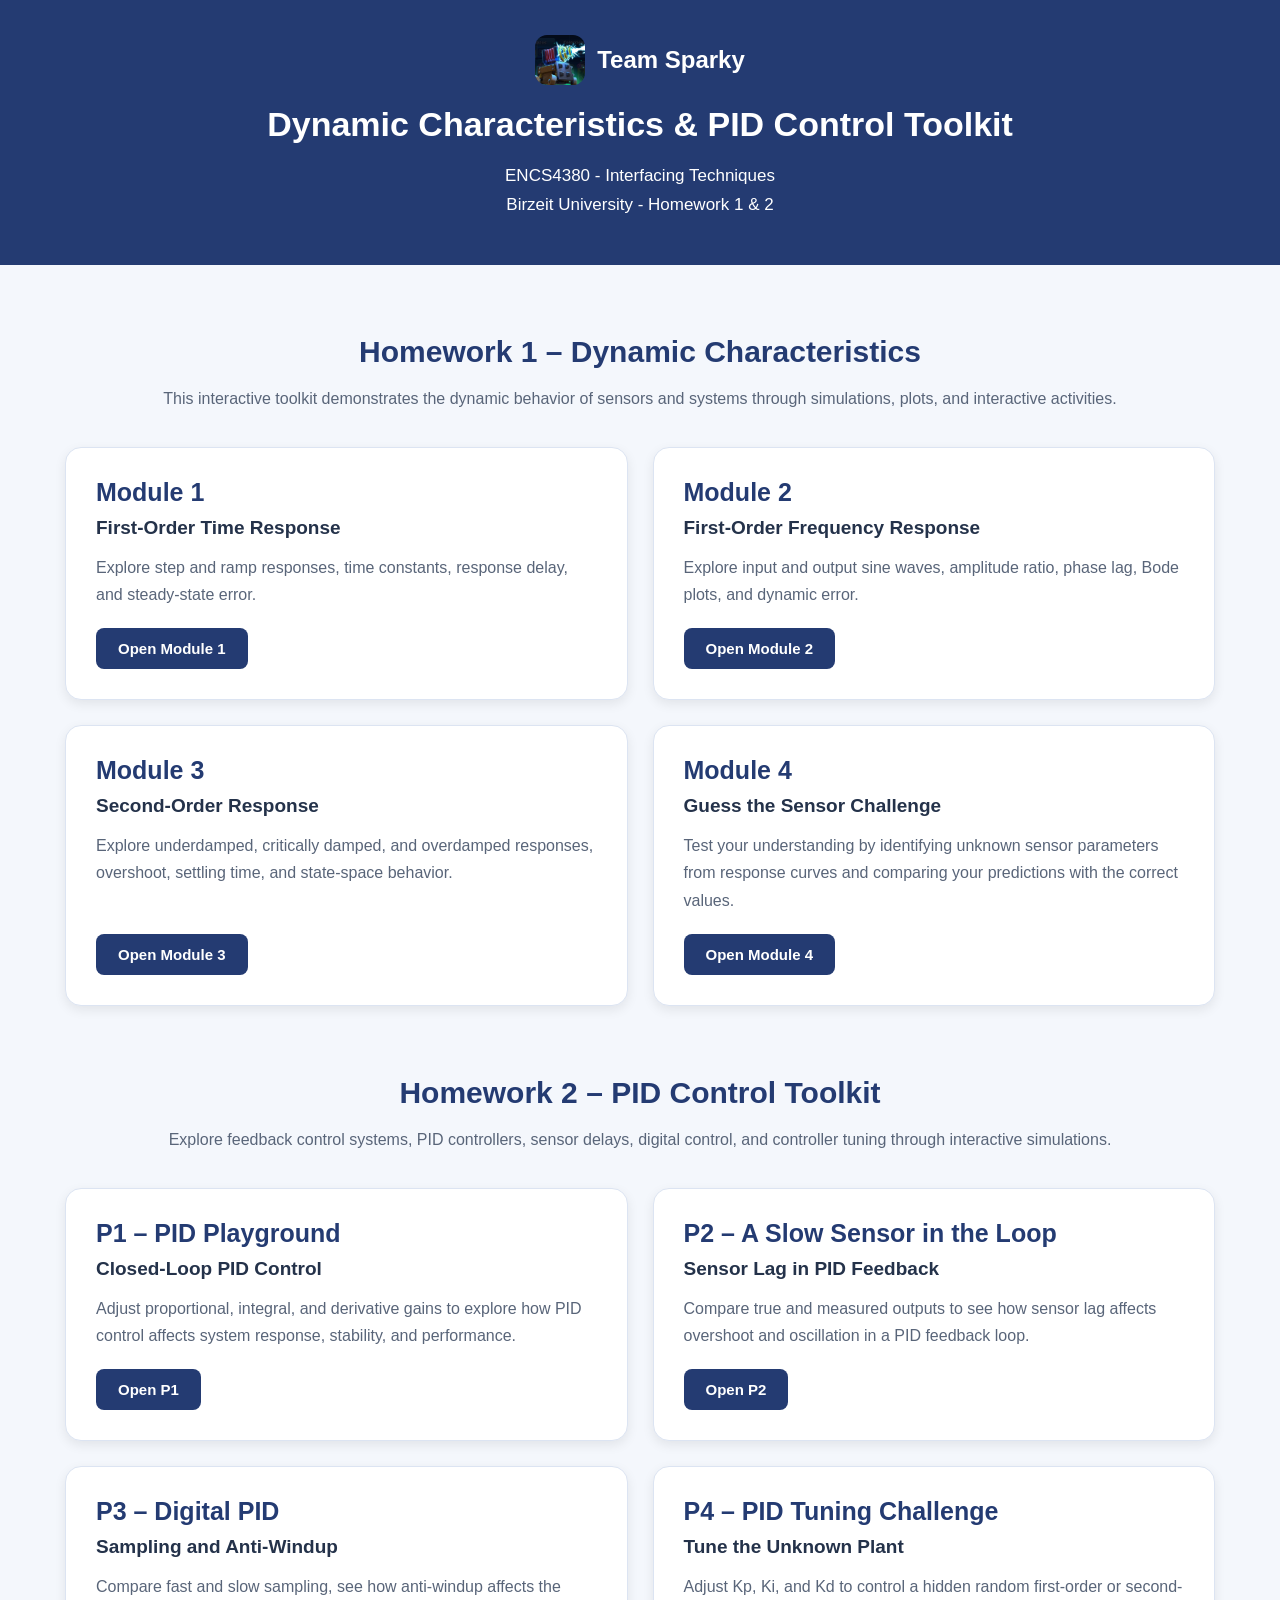
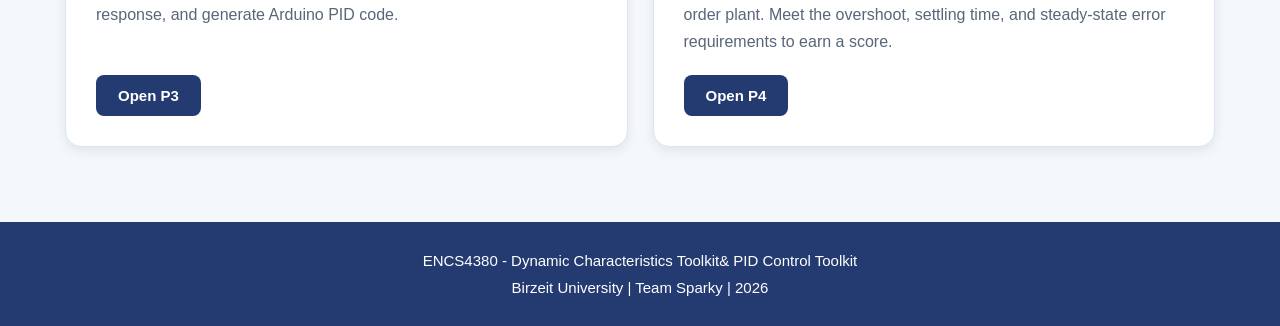
<file: index.html>
<!DOCTYPE html>
<html lang="en" dir="ltr">

<head>
    <meta charset="UTF-8">
    <meta name="viewport"
          content="width=device-width, initial-scale=1.0">

    <title>Dynamic Characteristics Toolkit</title>

    <style>

        /* General Settings */

        * {
            box-sizing: border-box;
        }

        html {
            direction: ltr;
        }

        body {
            margin: 0;
            font-family: Arial, sans-serif;
            background-color: #f4f7fc;
            color: #24324a;
            direction: ltr;
        }

        /* Header */

        header {
            background-color: #243b72;
            color: white;
            text-align: center;
            padding: 35px 20px 45px;
        }

        .team {
            display: flex;
            flex-direction: row;
            justify-content: center;
            align-items: center;
            gap: 12px;
            margin-bottom: 20px;
            direction: ltr;
        }

        .team img {
            width: 50px;
            height: 50px;
            object-fit: cover;
            border-radius: 12px;
        }

        .team span {
            font-size: 24px;
            font-weight: bold;
            color: white;
        }

        header h1 {
            font-size: 34px;
            margin: 10px 0 18px;
            text-align: center;
        }

        header p {
            font-size: 17px;
            line-height: 1.7;
            text-align: center;
            margin: 0;
        }

        /* Main Container */

        .container {
            max-width: 1200px;
            margin: 0 auto;
            padding: 45px 25px;
        }

        /* Introduction */

        .intro {
            text-align: center;
            margin-bottom: 35px;
        }

        .intro h2 {
            color: #243b72;
            font-size: 30px;
            margin-bottom: 12px;
            text-align: center;
        }

        .intro p {
            color: #596579;
            font-size: 16px;
            line-height: 1.7;
            text-align: center;
        }

        /* Module Cards Layout */

        .modules {
            display: grid;
            grid-template-columns:
                repeat(2, minmax(0, 1fr));
            gap: 25px;
            direction: ltr;
        }

        /* Individual Module Card */

        .card {
            background-color: white;
            border: 1px solid #dce4f2;
            border-radius: 16px;
            padding: 30px;

            direction: ltr;
            text-align: left;

            display: flex;
            flex-direction: column;
            align-items: flex-start;

            box-shadow: 0 4px 12px
                rgba(0, 0, 0, 0.08);

            transition: transform 0.3s,
                        box-shadow 0.3s;
        }

        .card:hover {
            transform: translateY(-5px);

            box-shadow: 0 8px 20px
                rgba(0, 0, 0, 0.12);
        }

        /* Module Titles */

        .card h3 {
            font-size: 25px;
            color: #243b72;
            margin: 0 0 10px;

            direction: ltr;
            text-align: left;
            width: 100%;
        }

        .card h4 {
            font-size: 19px;
            color: #24324a;
            margin: 0 0 15px;

            direction: ltr;
            text-align: left;
            width: 100%;
        }

        /* Module Descriptions */

        .card p {
            color: #596579;
            font-size: 16px;
            line-height: 1.7;
            margin: 0 0 20px;

            direction: ltr;
            text-align: left;
            width: 100%;
        }

        /* Module Buttons */

        .button {
            display: inline-block;
            margin-top: auto;
            padding: 12px 22px;

            background-color: #243b72;
            color: white;

            text-decoration: none;
            border-radius: 8px;
            font-size: 15px;
            font-weight: bold;

            direction: ltr;
            text-align: center;
            align-self: flex-start;

            transition: background-color 0.3s;
        }

        .button:hover {
            background-color: #3659a0;
        }

        .button:focus-visible {
            outline: 3px solid #75a8ff;
            outline-offset: 3px;
        }

        /* Footer */

        footer {
            background-color: #243b72;
            color: white;
            text-align: center;
            padding: 25px 15px;
            margin-top: 30px;
        }

        footer p {
            margin: 0;
            line-height: 1.8;
            font-size: 15px;
            text-align: center;
        }

        /* Mobile Responsive Design */

        @media (max-width: 650px) {

            header {
                padding: 30px 15px;
            }

            header h1 {
                font-size: 25px;
            }

            header p {
                font-size: 14px;
            }

            .team img {
                width: 40px;
                height: 40px;
            }

            .team span {
                font-size: 20px;
            }

            .container {
                padding: 30px 15px;
            }

            .intro h2 {
                font-size: 24px;
            }

            .modules {
                grid-template-columns: 1fr;
                direction: ltr;
            }

            .card {
                padding: 22px;
                text-align: left;
            }

            .card h3 {
                font-size: 22px;
            }

            .card h4 {
                font-size: 17px;
            }

            .card p {
                font-size: 14px;
            }

            .button {
                font-size: 14px;
            }
        }

    </style>
</head>

<body>

    <!-- Header -->

    <header>

        <div class="team">

            <img src="sparky.png"
                 alt="Team Sparky Logo">

            <span>Team Sparky</span>

        </div>

<h1>Dynamic Characteristics & PID Control Toolkit</h1>
        <p>
            ENCS4380 - Interfacing Techniques
            <br>
            Birzeit University - Homework 1 & 2
        </p>

    </header>


    <!-- Main Content -->

    <main class="container">

        <div class="intro">

            <h2>Homework 1 – Dynamic Characteristics</h2>

            <p>
                This interactive toolkit demonstrates
                the dynamic behavior of sensors and
                systems through simulations,
                plots, and interactive activities.
            </p>

        </div>


        <!-- Four Modules -->

        <div class="modules">


            <!-- Module 1 -->

            <div class="card">

                <h3>Module 1</h3>

                <h4>First-Order Time Response</h4>

                <p>
                    Explore step and ramp responses,
                    time constants, response delay,
                    and steady-state error.
                </p>

                <a
                  href="HalaTarifi1230624_Module1/index.html"
                  class="button">
                    Open Module 1
                </a>

            </div>


            <!-- Module 2 -->

            <div class="card">

                <h3>Module 2</h3>

                <h4>First-Order Frequency Response</h4>

                <p>
                    Explore input and output sine waves,
                    amplitude ratio, phase lag,
                    Bode plots, and dynamic error.
                </p>

                <a
                  href="AseelNakhleh1230736_Module2/module2.html"
                  class="button">
                    Open Module 2
                </a>

            </div>


            <!-- Module 3 -->

            <div class="card">

                <h3>Module 3</h3>

                <h4>Second-Order Response</h4>

                <p>
                    Explore underdamped, critically
                    damped, and overdamped responses,
                    overshoot, settling time,
                    and state-space behavior.
                </p>

                <a
                  href="SamirHazboun1230807_module3/index.html"
                  class="button">
                    Open Module 3
                </a>

            </div>


            <!-- Module 4 -->

            <div class="card">

                <h3>Module 4</h3>

                <h4>Guess the Sensor Challenge</h4>

                <p>
                    Test your understanding by
                    identifying unknown sensor
                    parameters from response curves
                    and comparing your predictions
                    with the correct values.
                </p>

                <a
                  href="MohammadAbuadiyah_1220270_Module4/Mohammadabuadiyah_1220270_module4/index.html"
                  class="button">
                    Open Module 4
                </a>

            </div>


        </div>

                <!-- Homework 2 Section -->

        <div class="intro" style="margin-top: 70px;">

            <h2>Homework 2 – PID Control Toolkit</h2>

            <p>
                Explore feedback control systems,
                PID controllers, sensor delays,
                digital control, and controller tuning
                through interactive simulations.
            </p>

        </div>

        <div class="modules">

            <!-- P1 -->

            <div class="card">

                <h3>P1 – PID Playground</h3>

                <h4>Closed-Loop PID Control</h4>

                <p>
                    Adjust proportional, integral,
                    and derivative gains to explore
                    how PID control affects system
                    response, stability, and performance.
                </p>

                <a
                  href="Homework2/AseelNakhleh1230736_P1/P1.html"
                  class="button">
                    Open P1
                </a>

            </div>

            <!-- P2 -->

            <div class="card">

                <h3>P2 – A Slow Sensor in the Loop</h3>

                <h4>Sensor Lag in PID Feedback</h4>

                <p>
                    Compare true and measured outputs to see how sensor lag
                    affects overshoot and oscillation in a PID feedback loop.
                </p>

                <a
                  href="Homework2/HalaTarifi1230624_P2/index.html"
                  class="button">
                    Open P2
                </a>

            </div>

            <!-- P3 -->
            <div class="card">
                <h3>P3 – Digital PID</h3>
                <h4>Sampling and Anti-Windup</h4>
                <p>
                    Compare fast and slow sampling, see how anti-windup
                    affects the response, and generate Arduino PID code.
                </p>
                <a href="Homework2/SamirHazboun_1230807_HW2_P3/index.html"
                   class="button">
                    Open P3
                </a>
            </div>



 <!-- P4 – PID Tuning Challenge -->
    <div class="card">
        <h3>P4 – PID Tuning Challenge</h3>
        <h4>Tune the Unknown Plant</h4>

        <p>
            Adjust Kp, Ki, and Kd to control a hidden
            random first-order or second-order plant.
            Meet the overshoot, settling time, and
            steady-state error requirements to earn
            a score.
        </p>

        <a href="Homework2/SamirHazboun_1230807_HW2_P3/index.html"
           class="button">
            Open P4
        </a>
    </div>

</div> 


</main>




    <!-- Footer -->

    <footer>

        <p>
            ENCS4380 - Dynamic Characteristics Toolkit& PID Control Toolkit
            <br>
            Birzeit University | Team Sparky | 2026
        </p>

    </footer>

</body>
</html>
</file>
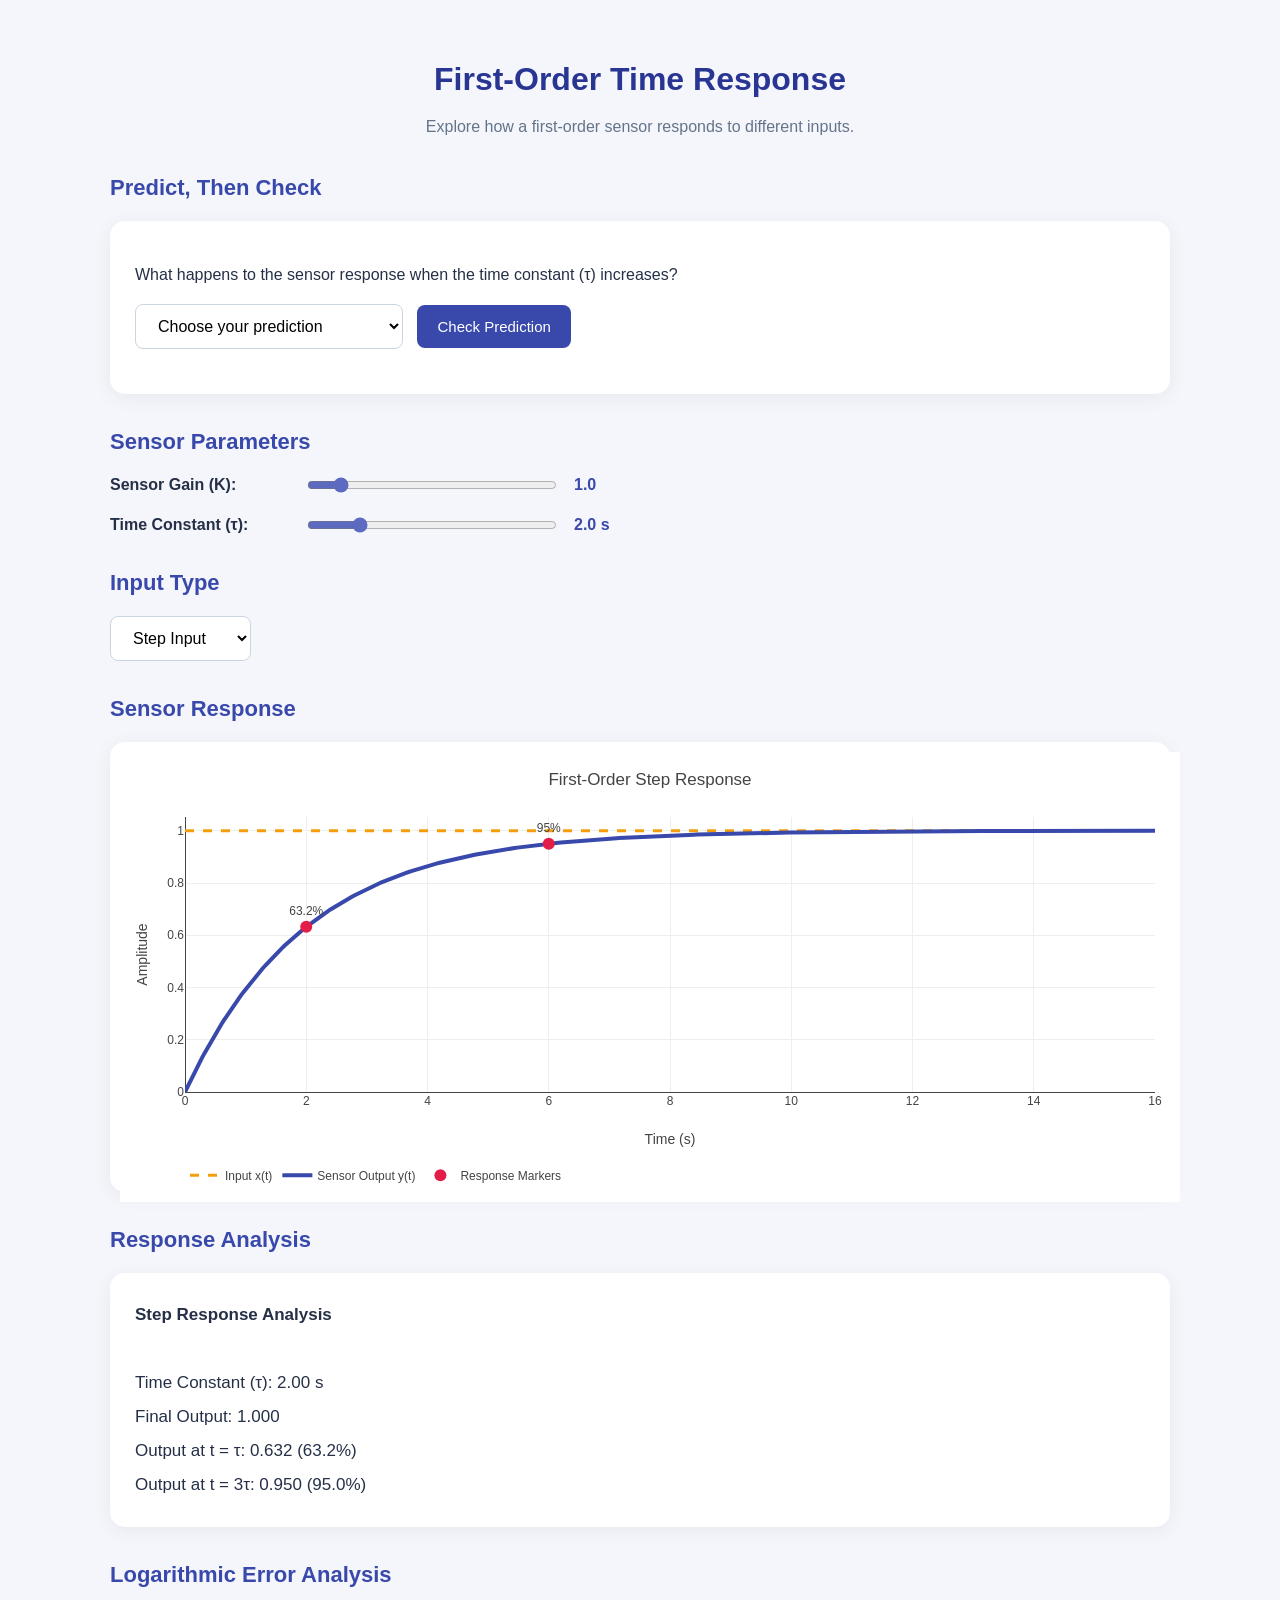
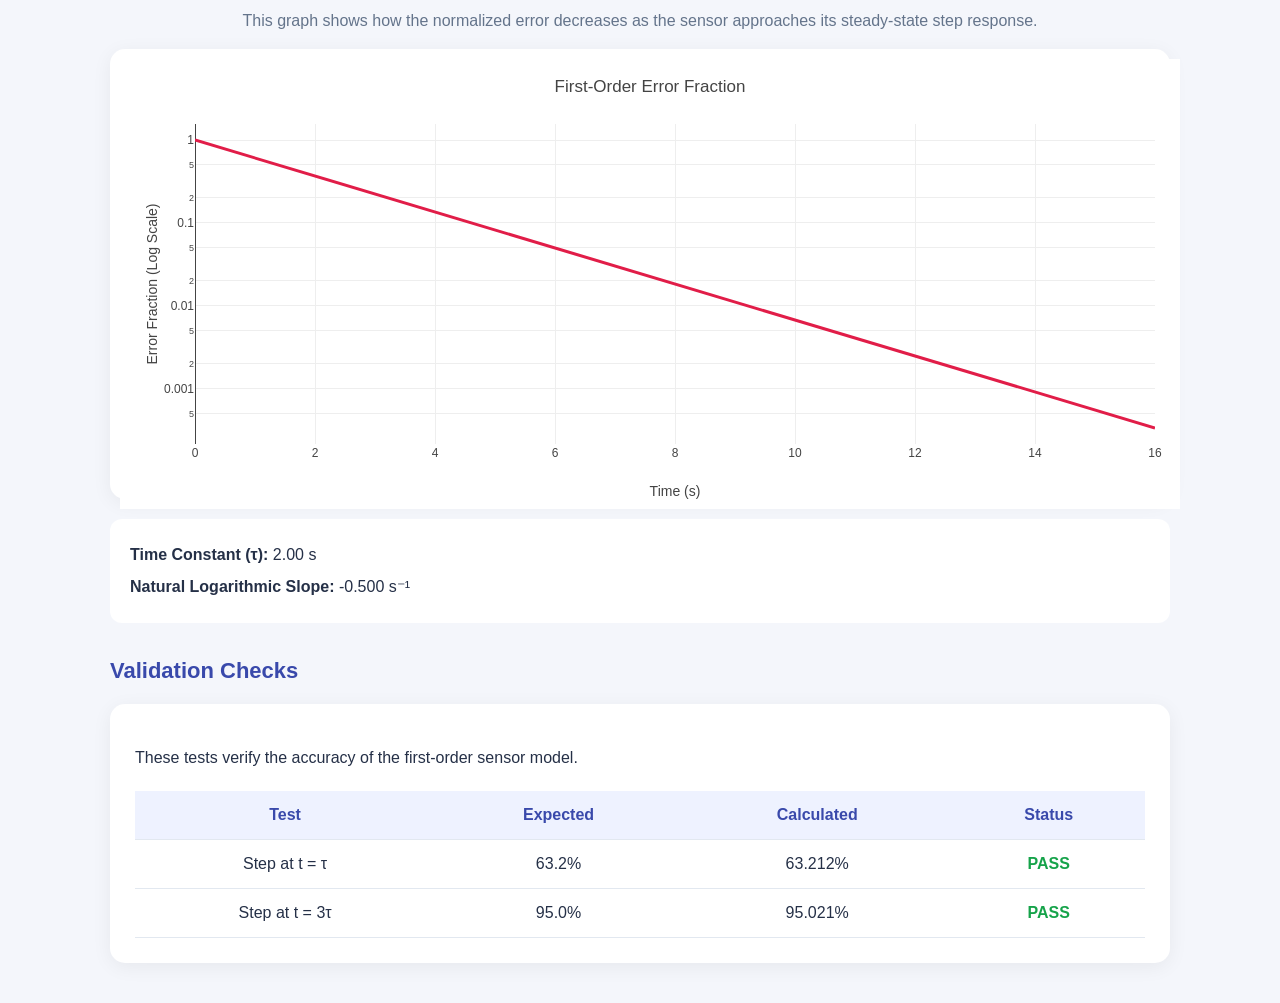
<file: HalaTarifi1230624_Module1/index.html>
<!DOCTYPE html>
<html lang="en">
<head>
    <meta charset="UTF-8">
    <meta name="viewport" content="width=device-width, initial-scale=1.0">

    <title>First-Order Sensor Simulator</title>

    <link rel="stylesheet" href="style.css">
    <script src="https://cdn.plot.ly/plotly-2.35.2.min.js"></script>
</head>

<body>

    <h1>First-Order Time Response</h1>

    <p class="description">
        Explore how a first-order sensor responds
        to different inputs.
    </p>

    <!-- Predict, Then Check -->
    <h2>Predict, Then Check</h2>

    <div id="predictionBox">
        <p>
            What happens to the sensor response
            when the time constant (τ) increases?
        </p>

        <select id="prediction">
            <option value="">Choose your prediction</option>
            <option value="faster">The sensor becomes faster</option>
            <option value="slower">The sensor becomes slower</option>
            <option value="same">The response stays the same</option>
        </select>

        <button id="checkPrediction">
            Check Prediction
        </button>

        <p id="predictionResult"></p>
    </div>

    <!-- Sensor Parameters -->
    <h2>Sensor Parameters</h2>

    <div class="parameter-row">
        <label for="gain">Sensor Gain (K):</label>

        <input type="range" id="gain"
               min="0.5" max="5" step="0.1" value="1">

        <span id="gainValue">1.0</span>
    </div>

    <div class="parameter-row">
        <label for="tau">Time Constant (τ):</label>

        <input type="range" id="tau"
               min="0.1" max="10" step="0.1" value="2">

        <span id="tauValue">2.0 s</span>
    </div>

    <!-- Input Type -->
    <h2>Input Type</h2>

    <select id="inputType">
        <option value="step">Step Input</option>
        <option value="ramp">Ramp Input</option>
    </select>

    <!-- Sensor Response -->
    <h2>Sensor Response</h2>

    <div id="responsePlot"></div>

    <!-- Response Analysis -->
    <h2>Response Analysis</h2>

    <div id="responseAnalysis">
        <div id="analysisText"></div>
    </div>

    <!-- Logarithmic Error Analysis -->
    <div id="logErrorSection">

        <h2>Logarithmic Error Analysis</h2>

        <p class="description">
            This graph shows how the normalized error
            decreases as the sensor approaches its
            steady-state step response.
        </p>

        <div id="errorPlot"></div>

        <div id="errorInfo"></div>

    </div>

    <!-- Validation Checks -->
    <h2>Validation Checks</h2>

    <div id="validationBox">
        <p>
            These tests verify the accuracy of the
            first-order sensor model.
        </p>

        <table>
            <thead>
                <tr>
                    <th>Test</th>
                    <th>Expected</th>
                    <th>Calculated</th>
                    <th>Status</th>
                </tr>
            </thead>

            <tbody id="validationResults"></tbody>
        </table>
    </div>

    <script src="script.js"></script>

</body>
</html>
</file>
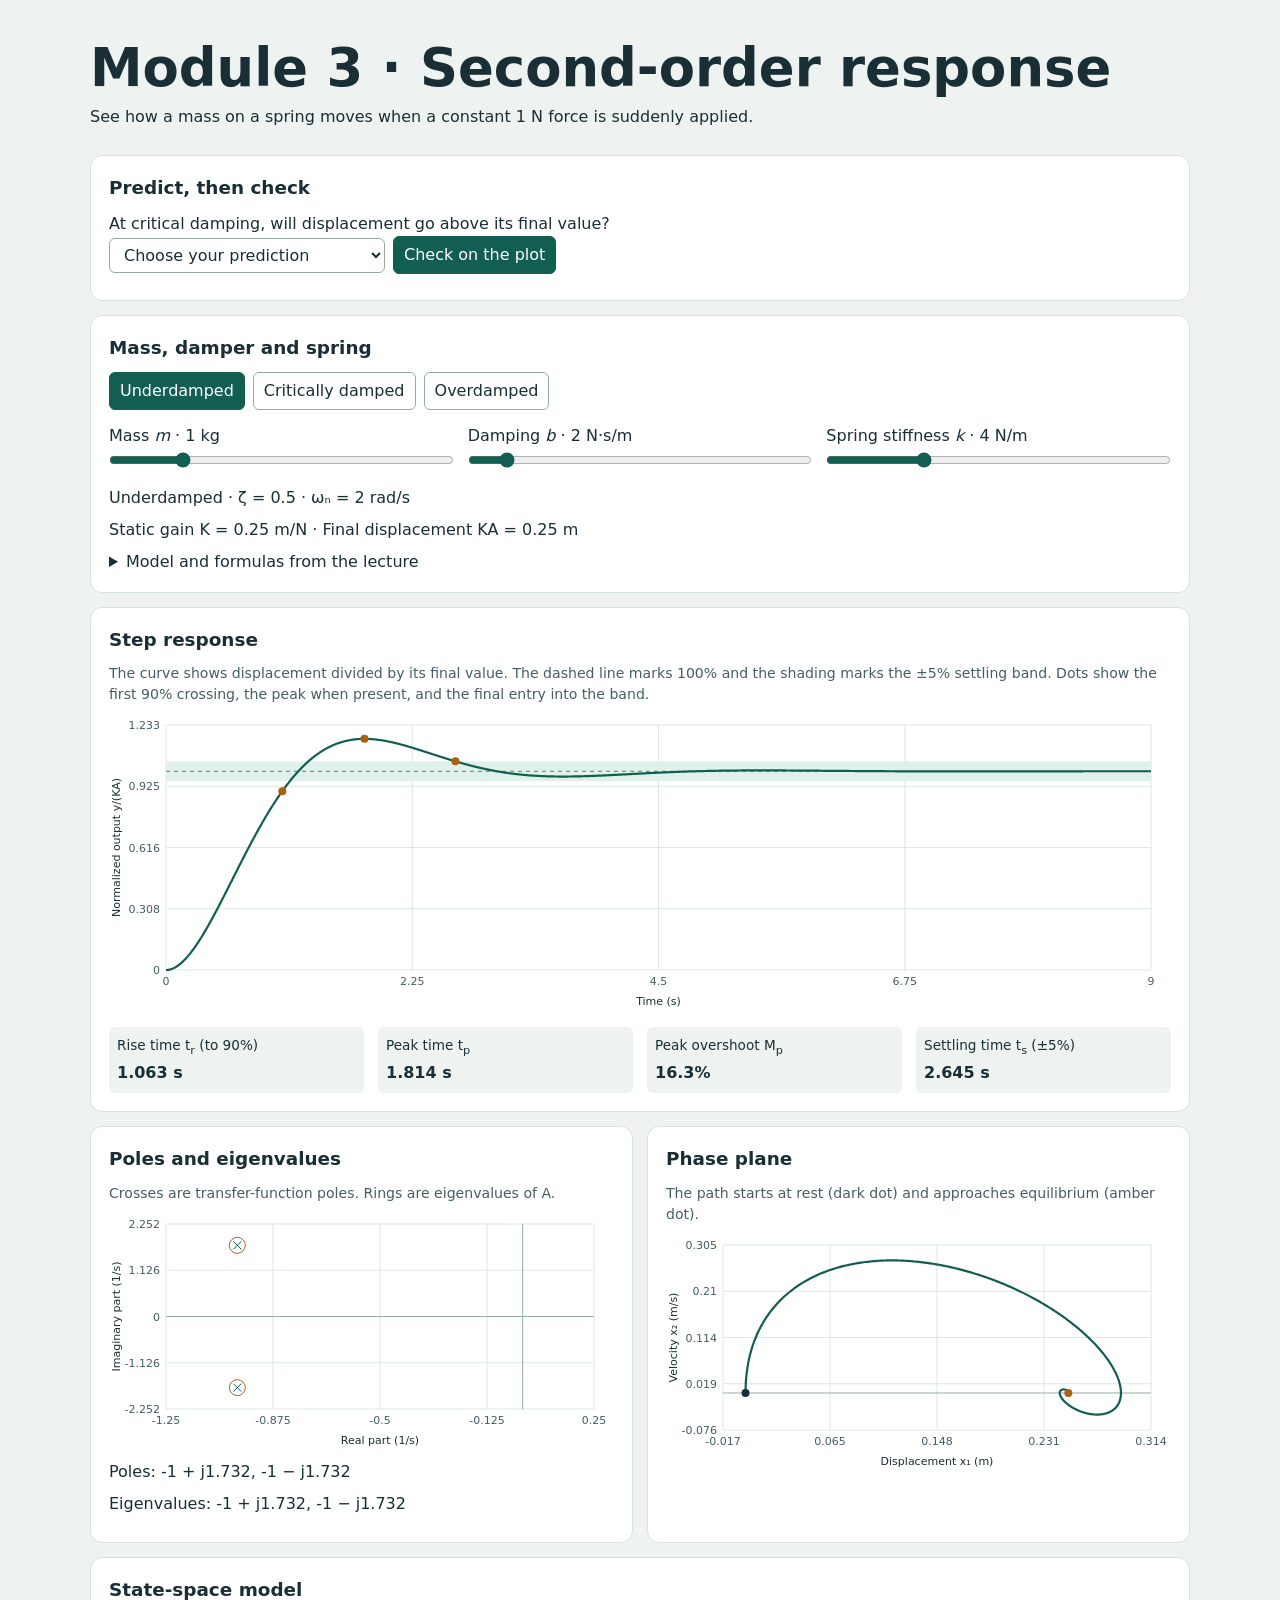
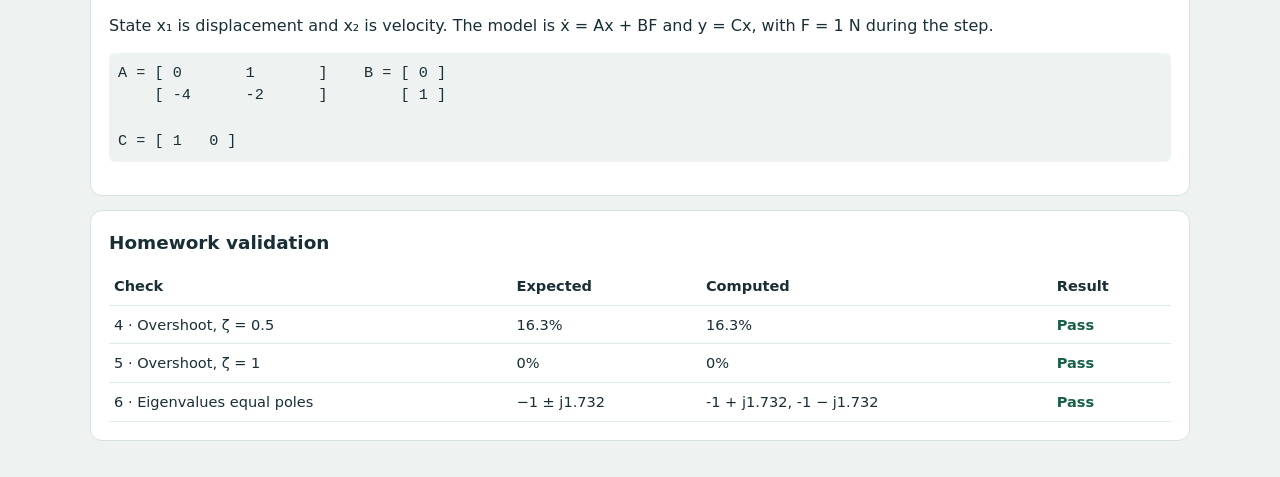
<file: SamirHazboun1230807_module3/index.html>
<!doctype html>
<html lang="en">
<head>
<meta charset="utf-8">
<meta name="viewport" content="width=device-width, initial-scale=1">
<title>Module 3 | Second-order response</title>
<link rel="stylesheet" href="style.css">
</head>
<body>
<main>
  <header>
    <h1>Module 3 · Second-order response</h1>
    <p>See how a mass on a spring moves when a constant 1 N force is suddenly applied.</p>
  </header>

  <section class="panel">
    <h2>Predict, then check</h2>
    <label for="guess">At critical damping, will displacement go above its final value?</label>
    <div class="actions">
      <select id="guess">
        <option value="">Choose your prediction</option>
        <option value="yes">Yes, it will overshoot</option>
        <option value="no">No, it will approach smoothly</option>
      </select>
      <button id="check" type="button">Check on the plot</button>
    </div>
    <p id="feedback" role="status"></p>
  </section>

  <section class="panel">
    <h2>Mass, damper and spring</h2>
    <div class="actions" id="presets" aria-label="Damping presets">
      <button type="button" data-damping="2">Underdamped</button>
      <button type="button" data-damping="4">Critically damped</button>
      <button type="button" data-damping="6">Overdamped</button>
    </div>
    <div class="sliders">
      <label>Mass <i>m</i> · <output id="mass-value" for="mass"></output> kg
        <input id="mass" type="range" min="0.5" max="3" step="0.1" value="1">
      </label>
      <label>Damping <i>b</i> · <output id="damping-value" for="damping"></output> N·s/m
        <input id="damping" type="range" min="0.5" max="16" step="0.1" value="2">
      </label>
      <label>Spring stiffness <i>k</i> · <output id="spring-value" for="spring"></output> N/m
        <input id="spring" type="range" min="1" max="12" step="0.1" value="4">
      </label>
    </div>
    <p id="model"></p>
    <p id="gain"></p>
    <details class="formulas">
      <summary>Model and formulas from the lecture</summary>
      <p><b>Transfer function.</b> G(s) = 1/(ms² + bs + k) = Kωₙ²/(s² + 2ζωₙs + ωₙ²).</p>
      <p><b>Parameters.</b> K = 1/k is the static gain, ωₙ = √(k/m) is the natural frequency, and ζ = b/(2√(mk)) is the damping ratio. The slides call ζ the damping coefficient. Here b is the physical damper constant.</p>
      <p><b>Step response.</b> The formulas below assume zero initial displacement and velocity. A<sub>step</sub> is the force-step amplitude (1 N). The graph shows y(t)/(KA<sub>step</sub>), so the final value is 1 on the graph.</p>
      <p><b>Underdamped.</b> y(t)/(KA<sub>step</sub>) = 1 − e<sup>−δt</sup> sin(ω<sub>d</sub>t + φ)/√(1 − ζ²), where δ = ζωₙ, ω<sub>d</sub> = ωₙ√(1 − ζ²) and φ = arccos(ζ).</p>
      <p><b>Critically damped.</b> y(t)/(KA<sub>step</sub>) = 1 − (1 + ωₙt)e<sup>−ωₙt</sup>.</p>
      <p><b>Overdamped.</b> y(t)/(KA<sub>step</sub>) = 1 − (s₂e<sup>s₁t</sup> − s₁e<sup>s₂t</sup>)/(s₂ − s₁), with real poles s₁, s₂ = −ζωₙ ± ωₙ√(ζ² − 1).</p>
      <p><b>Underdamped peak.</b> t<sub>p</sub> = π/ω<sub>d</sub>. The fractional overshoot is M<sub>p</sub> = e<sup>−πζ/√(1 − ζ²)</sup>. Multiply by 100 for percent overshoot.</p>
      <p><b>Underdamped first crossing of the final value.</b> The formula on slide 68 uses the first positive angle solving tan(ω<sub>d</sub>t) = −ω<sub>d</sub>/δ. This gives (π − φ)/ω<sub>d</sub> <span id="final-crossing"></span>.</p>
      <p class="caption">Lecture slides 40–41, 60–63 and 68–69.</p>
    </details>
  </section>

  <section class="panel">
    <h2>Step response</h2>
    <p class="caption">The curve shows displacement divided by its final value. The dashed line marks 100% and the shading marks the ±5% settling band. Dots show the first 90% crossing, the peak when present, and the final entry into the band.</p>
    <canvas id="response" class="chart" role="img" aria-label="Normalized displacement over time"></canvas>
    <dl class="metrics">
      <div><dt>Rise time t<sub>r</sub> (to 90%)</dt><dd id="rise"></dd></div>
      <div><dt>Peak time t<sub>p</sub></dt><dd id="peak"></dd></div>
      <div><dt>Peak overshoot M<sub>p</sub></dt><dd id="overshoot"></dd></div>
      <div><dt>Settling time t<sub>s</sub> (±5%)</dt><dd id="settling"></dd></div>
    </dl>
  </section>

  <div class="plots">
    <section class="panel">
      <h2>Poles and eigenvalues</h2>
      <p class="caption">Crosses are transfer-function poles. Rings are eigenvalues of A.</p>
      <canvas id="poles" class="chart" role="img" aria-label="Poles and eigenvalues in the complex plane"></canvas>
      <p id="pole-values"></p>
      <p id="eigen-values"></p>
    </section>
    <section class="panel">
      <h2>Phase plane</h2>
      <p class="caption">The path starts at rest (dark dot) and approaches equilibrium (amber dot).</p>
      <canvas id="phase" class="chart" role="img" aria-label="Velocity versus displacement during the step response"></canvas>
    </section>
  </div>

  <section class="panel">
    <h2>State-space model</h2>
    <p>State x₁ is displacement and x₂ is velocity. The model is ẋ = Ax + BF and y = Cx, with F = 1 N during the step.</p>
    <pre id="matrices"></pre>
  </section>

  <section class="panel">
    <h2>Homework validation</h2>
    <table>
      <thead><tr><th scope="col">Check</th><th scope="col">Expected</th><th scope="col">Computed</th><th scope="col">Result</th></tr></thead>
      <tbody id="validation"></tbody>
    </table>
  </section>
</main>

<script src="script.js"></script>
</body>
</html>
</file>
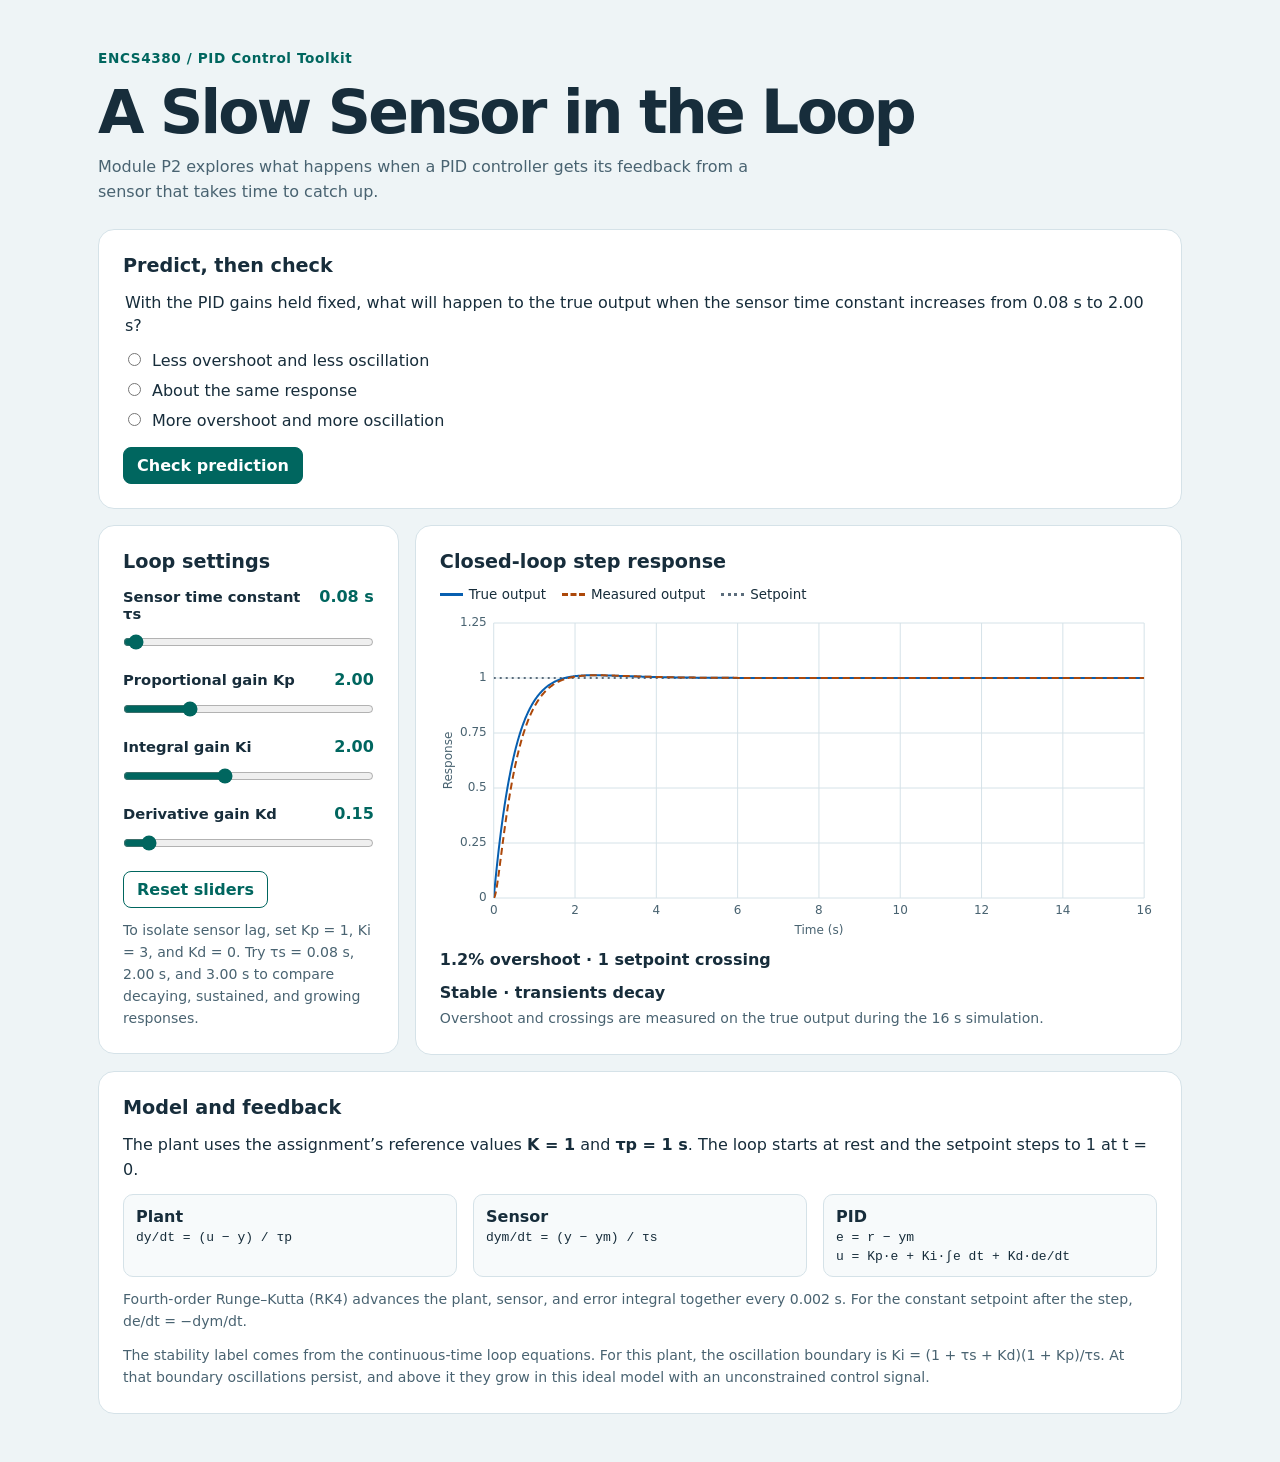
<file: Homework2/HalaTarifi1230624_P2/index.html>
﻿<!doctype html>
<html lang="en">
<head>
  <meta charset="utf-8">
  <meta name="viewport" content="width=device-width, initial-scale=1">
  <title>P2 | A Slow Sensor in the Loop</title>
  <link rel="stylesheet" href="style.css">
  <script src="script.js" defer></script>
</head>
<body>
  <main class="shell">
    <header>
      <p class="course">ENCS4380 / PID Control Toolkit</p>
      <h1>A Slow Sensor in the Loop</h1>
      <p class="intro">Module P2 explores what happens when a PID controller gets its feedback from a sensor that takes time to catch up.</p>
    </header>

    <section class="panel" aria-labelledby="exercise-title">
      <h2 id="exercise-title">Predict, then check</h2>
      <form id="prediction">
        <fieldset>
          <legend>With the PID gains held fixed, what will happen to the true output when the sensor time constant increases from 0.08 s to 2.00 s?</legend>
          <label><input type="radio" name="prediction" value="less" required> Less overshoot and less oscillation</label>
          <label><input type="radio" name="prediction" value="same"> About the same response</label>
          <label><input type="radio" name="prediction" value="more"> More overshoot and more oscillation</label>
        </fieldset>
        <button type="submit" aria-controls="comparison" aria-expanded="false">Check prediction</button>
      </form>
      <div id="comparison" hidden>
        <p id="feedback" role="status"></p>
        <p>A slow sensor reports a value below the rising true output. The measured error stays positive longer, so the controller keeps driving the plant even as the true output approaches or passes the setpoint. Delayed feedback during the correction can produce repeated swings.</p>
        <p class="muted">Both runs use Kp = 2.00, Ki = 2.00, and Kd = 0.15. The graphs share a vertical scale.</p>
        <div class="legend" aria-hidden="true"><span class="true">True output</span><span class="sensor">Measured output</span><span class="target">Setpoint</span></div>
        <div class="comparison-plots">
          <figure>
            <figcaption>Fast sensor · τs = 0.08 s <small id="fast-summary"></small></figcaption>
            <canvas id="fast-plot" role="img" aria-label="Fast sensor step response" aria-describedby="fast-summary"></canvas>
          </figure>
          <figure>
            <figcaption>Slow sensor · τs = 2.00 s <small id="slow-summary"></small></figcaption>
            <canvas id="slow-plot" role="img" aria-label="Slow sensor step response" aria-describedby="slow-summary"></canvas>
          </figure>
        </div>
      </div>
    </section>

    <section class="workspace" aria-label="Interactive simulation">
      <div class="panel controls">
        <h2>Loop settings</h2>
        <div class="slider">
          <label for="tau">Sensor time constant τs</label><output id="tau-value" for="tau">0.08 s</output>
          <input id="tau" type="range" min="0.02" max="3" step="0.01" value="0.08">
        </div>
        <div class="slider">
          <label for="kp">Proportional gain Kp</label><output id="kp-value" for="kp">2.00</output>
          <input id="kp" type="range" min="0" max="8" step="0.05" value="2">
        </div>
        <div class="slider">
          <label for="ki">Integral gain Ki</label><output id="ki-value" for="ki">2.00</output>
          <input id="ki" type="range" min="0" max="5" step="0.05" value="2">
        </div>
        <div class="slider">
          <label for="kd">Derivative gain Kd</label><output id="kd-value" for="kd">0.15</output>
          <input id="kd" type="range" min="0" max="2" step="0.05" value="0.15">
        </div>
        <button type="button" id="reset" class="secondary">Reset sliders</button>
        <p class="muted stability-example">To isolate sensor lag, set Kp = 1, Ki = 3, and Kd = 0. Try τs = 0.08 s, 2.00 s, and 3.00 s to compare decaying, sustained, and growing responses.</p>
      </div>
      <div class="panel response">
        <h2>Closed-loop step response</h2>
        <div class="legend" aria-hidden="true"><span class="true">True output</span><span class="sensor">Measured output</span><span class="target">Setpoint</span></div>
        <canvas id="live-plot" role="img" aria-label="True output, measured output, and setpoint over time" aria-describedby="live-summary live-stability"></canvas>
        <p class="summary" id="live-summary"></p>
        <p class="summary" id="live-stability"></p>
        <p class="muted">Overshoot and crossings are measured on the true output during the 16 s simulation.</p>
      </div>
    </section>

    <section class="panel model" aria-labelledby="model-title">
      <h2 id="model-title">Model and feedback</h2>
      <p>The plant uses the assignment’s reference values <strong>K = 1</strong> and <strong>τp = 1 s</strong>. The loop starts at rest and the setpoint steps to 1 at t = 0.</p>
      <div class="equations">
        <div><span>Plant</span><code>dy/dt = (u − y) / τp</code></div>
        <div><span>Sensor</span><code>dym/dt = (y − ym) / τs</code></div>
        <div><span>PID</span><code>e = r − ym<br>u = Kp·e + Ki·∫e dt + Kd·de/dt</code></div>
      </div>
      <p class="muted">Fourth-order Runge–Kutta (RK4) advances the plant, sensor, and error integral together every 0.002 s. For the constant setpoint after the step, de/dt = −dym/dt.</p>
      <p class="muted">The stability label comes from the continuous-time loop equations. For this plant, the oscillation boundary is Ki = (1 + τs + Kd)(1 + Kp)/τs. At that boundary oscillations persist, and above it they grow in this ideal model with an unconstrained control signal.</p>
    </section>
  </main>
</body>
</html>
</file>
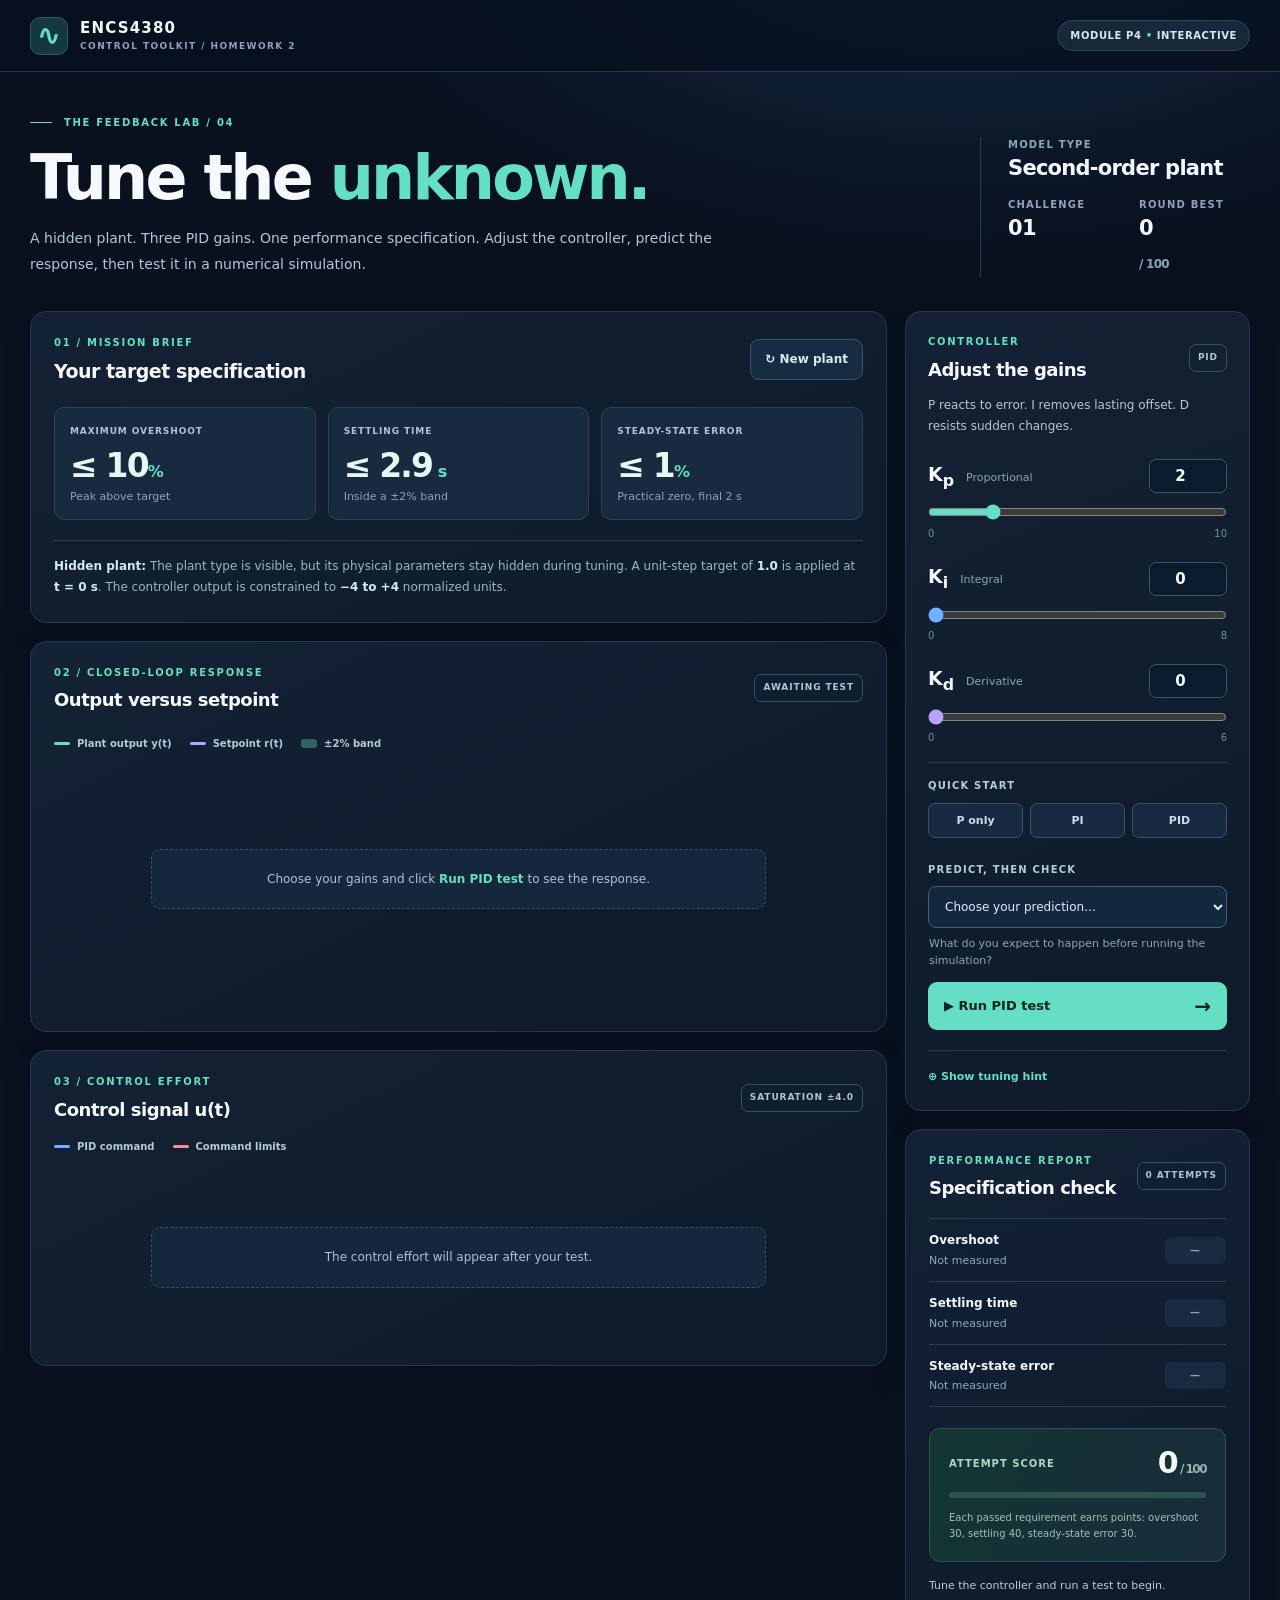
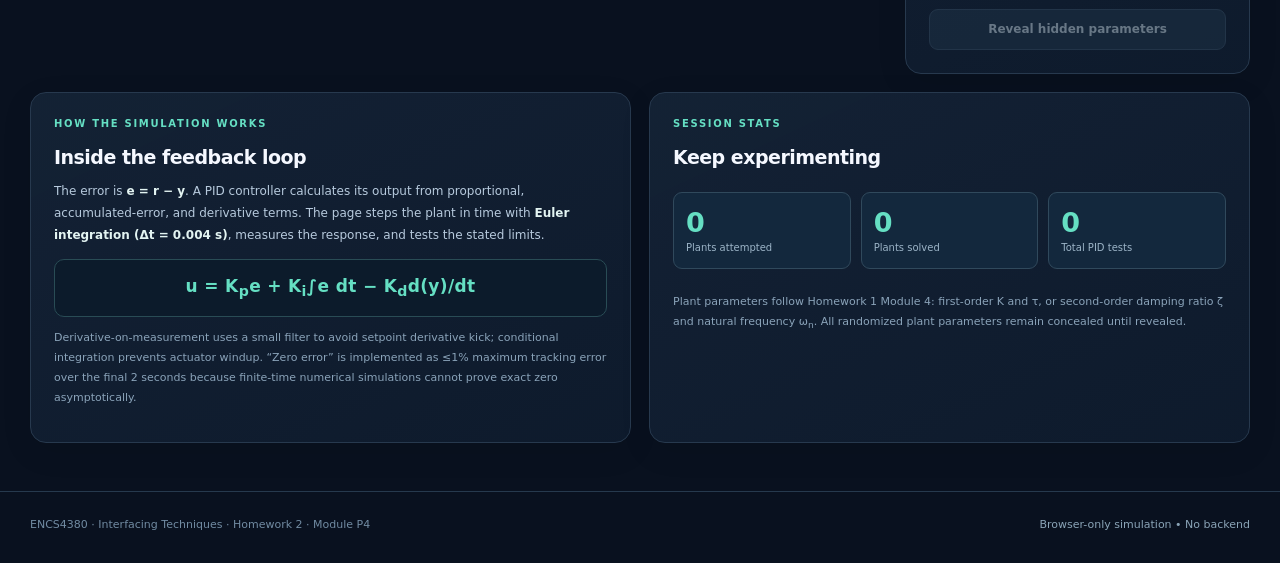
<file: Homework2/moAbuadiyah1220270HW2/index.html>
<!DOCTYPE html>
<html lang="en">
<head>
  <meta charset="UTF-8">
  <meta name="viewport" content="width=device-width, initial-scale=1">
  <meta name="theme-color" content="#0b1120">
  <meta name="description" content="ENCS4380 Homework 2 P4: a live PID tuning challenge with hidden random plants, numerical simulation, and pass/fail scoring.">
  <title>P4 — PID Tuning Challenge | ENCS4380</title>
  <link rel="stylesheet" href="style.css">
  <script src="script.js" defer></script>
</head>
<body>
  <header class="topbar">
    <a class="brand" href="#top" aria-label="P4 PID tuning challenge homepage">
      <span class="brand-mark" aria-hidden="true">∿</span>
      <span><strong>ENCS4380</strong><small>CONTROL TOOLKIT / HOMEWORK 2</small></span>
    </a>
    <span class="pill">MODULE P4 <span class="pill-dot">•</span> INTERACTIVE</span>
  </header>

  <main id="top" class="page">
    <section class="hero">
      <div>
        <p class="eyebrow"><span class="eyebrow-line"></span> THE FEEDBACK LAB / 04</p>
        <h1>Tune the <span>unknown.</span></h1>
        <p class="lead">A hidden plant. Three PID gains. One performance specification. Adjust the controller, predict the response, then test it in a numerical simulation.</p>
      </div>
      <div class="hero-meta">
        <div><span>MODEL TYPE</span><strong id="plant-type">Generating…</strong></div>
        <div><span>CHALLENGE</span><strong id="challenge-number">01</strong></div>
        <div><span>ROUND BEST</span><strong><span id="round-best">0</span><em> / 100</em></strong></div>
      </div>
    </section>

    <div class="workspace">
      <div class="main-col">
        <section class="panel challenge-panel" aria-labelledby="challenge-title">
          <div class="panel-heading">
            <div><p class="overline">01 / MISSION BRIEF</p><h2 id="challenge-title">Your target specification</h2></div>
            <button class="btn btn-ghost" id="new-plant" type="button" title="Generate a new random hidden plant">↻ New plant</button>
          </div>
          <div class="spec-grid" role="group" aria-label="Required performance specifications">
            <div class="spec-item"><span>MAXIMUM OVERSHOOT</span><strong>≤ 10<em>%</em></strong><small>Peak above target</small></div>
            <div class="spec-item"><span>SETTLING TIME</span><strong>≤ <span id="settling-limit">—</span><em> s</em></strong><small>Inside a ±2% band</small></div>
            <div class="spec-item"><span>STEADY-STATE ERROR</span><strong>≤ 1<em>%</em></strong><small>Practical zero, final 2 s</small></div>
          </div>
          <p class="description"><strong>Hidden plant:</strong> The plant type is visible, but its physical parameters stay hidden during tuning. A unit-step target of <strong>1.0</strong> is applied at <strong>t = 0 s</strong>. The controller output is constrained to <strong>−4 to +4</strong> normalized units.</p>
        </section>

        <section class="panel chart-panel" aria-labelledby="response-title">
          <div class="panel-heading small-heading">
            <div><p class="overline">02 / CLOSED-LOOP RESPONSE</p><h2 id="response-title">Output versus setpoint</h2></div>
            <span id="plot-state" class="mini-tag">AWAITING TEST</span>
          </div>
          <div class="legend"><span><i class="swatch output"></i>Plant output y(t)</span><span><i class="swatch target"></i>Setpoint r(t)</span><span><i class="swatch band"></i>±2% band</span></div>
          <div class="plot-wrap"><svg id="response-plot" role="img" aria-label="Closed-loop plant output versus time and setpoint"></svg><p class="plot-empty" id="response-empty">Choose your gains and click <strong>Run PID test</strong> to see the response.</p></div>
        </section>

        <section class="panel chart-panel control-panel" aria-labelledby="control-title">
          <div class="panel-heading small-heading"><div><p class="overline">03 / CONTROL EFFORT</p><h2 id="control-title">Control signal u(t)</h2></div><span class="mini-tag">SATURATION ±4.0</span></div>
          <div class="legend"><span><i class="swatch command"></i>PID command</span><span><i class="swatch limits"></i>Command limits</span></div>
          <div class="plot-wrap control-wrap"><svg id="control-plot" role="img" aria-label="PID control command versus time with saturation limits"></svg><p class="plot-empty" id="control-empty">The control effort will appear after your test.</p></div>
        </section>
      </div>

      <aside class="side-col">
        <section class="panel tuner-panel" aria-labelledby="tuning-title">
          <div class="panel-heading small-heading"><div><p class="overline">CONTROLLER</p><h2 id="tuning-title">Adjust the gains</h2></div><span class="mini-tag">PID</span></div>
          <p class="sidebar-intro">P reacts to error. I removes lasting offset. D resists sudden changes.</p>
          <div class="gain-block" data-gain-block="kp">
            <div class="gain-heading"><label for="kp-num"><strong>K<sub>p</sub></strong><span>Proportional</span></label><input id="kp-num" data-gain="kp" type="number" min="0" max="10" step="0.1" value="2" aria-label="Proportional gain Kp"></div>
            <input id="kp-slider" class="gain-slider kp-color" data-gain="kp" type="range" min="0" max="10" step="0.1" value="2" aria-label="Proportional gain slider"><div class="range-labels"><span>0</span><span>10</span></div>
          </div>
          <div class="gain-block" data-gain-block="ki">
            <div class="gain-heading"><label for="ki-num"><strong>K<sub>i</sub></strong><span>Integral</span></label><input id="ki-num" data-gain="ki" type="number" min="0" max="8" step="0.1" value="0" aria-label="Integral gain Ki"></div>
            <input id="ki-slider" class="gain-slider ki-color" data-gain="ki" type="range" min="0" max="8" step="0.1" value="0" aria-label="Integral gain slider"><div class="range-labels"><span>0</span><span>8</span></div>
          </div>
          <div class="gain-block" data-gain-block="kd">
            <div class="gain-heading"><label for="kd-num"><strong>K<sub>d</sub></strong><span>Derivative</span></label><input id="kd-num" data-gain="kd" type="number" min="0" max="6" step="0.1" value="0" aria-label="Derivative gain Kd"></div>
            <input id="kd-slider" class="gain-slider kd-color" data-gain="kd" type="range" min="0" max="6" step="0.1" value="0" aria-label="Derivative gain slider"><div class="range-labels"><span>0</span><span>6</span></div>
          </div>
          <div class="presets"><span>QUICK START</span><div><button type="button" class="preset" data-preset="p">P only</button><button type="button" class="preset" data-preset="pi">PI</button><button type="button" class="preset" data-preset="pid">PID</button></div></div>
          <div class="predict-area"><label for="prediction">PREDICT, THEN CHECK</label><select id="prediction"><option value="" selected>Choose your prediction…</option><option value="pass">All three specs will pass</option><option value="overshoot">There will be too much overshoot</option><option value="slow">It will settle too slowly</option><option value="error">Steady-state error will remain</option></select><p id="prediction-feedback" class="prediction-feedback" aria-live="polite">What do you expect to happen before running the simulation?</p></div>
          <button type="button" class="btn btn-primary" id="run-test">▶ Run PID test <span>→</span></button>
          <div class="tuner-footer"><button type="button" id="hint-btn" class="link-button">⊕ Show tuning hint</button><p id="hint-text" class="hint-text" hidden><strong>Try this sequence:</strong> Start with P, introduce I until the offset disappears, then increase D to reduce overshoot. Increasing gains too far can cause oscillations or saturation.</p></div>
        </section>

        <section class="panel results-panel" aria-labelledby="results-title">
          <div class="panel-heading small-heading"><div><p class="overline">PERFORMANCE REPORT</p><h2 id="results-title">Specification check</h2></div><span class="mini-tag" id="attempt-number">0 ATTEMPTS</span></div>
          <div class="criteria-list">
            <div class="criteria-row"><div><strong>Overshoot</strong><small id="overshoot-measured">Not measured</small></div><span id="overshoot-status" class="status status-idle">—</span></div>
            <div class="criteria-row"><div><strong>Settling time</strong><small id="settling-measured">Not measured</small></div><span id="settling-status" class="status status-idle">—</span></div>
            <div class="criteria-row"><div><strong>Steady-state error</strong><small id="error-measured">Not measured</small></div><span id="error-status" class="status status-idle">—</span></div>
          </div>
          <div class="score-card"><div><span>ATTEMPT SCORE</span><strong><span id="attempt-score">0</span><small> / 100</small></strong></div><div class="score-bar"><span id="score-fill"></span></div><p id="score-message">Each passed requirement earns points: overshoot 30, settling 40, steady-state error 30.</p></div>
          <p id="summary-status" class="summary-status" aria-live="polite">Tune the controller and run a test to begin.</p>
          <button type="button" class="btn btn-reveal" id="reveal-plant" disabled>Reveal hidden parameters</button>
          <div class="reveal-box" id="reveal-box" hidden></div>
        </section>
      </aside>
    </div>

    <section class="bottom-grid">
      <div class="panel knowledge-panel"><p class="overline">HOW THE SIMULATION WORKS</p><h2>Inside the feedback loop</h2><p>The error is <strong>e = r − y</strong>. A PID controller calculates its output from proportional, accumulated-error, and derivative terms. The page steps the plant in time with <strong>Euler integration (Δt = 0.004 s)</strong>, measures the response, and tests the stated limits.</p><div class="equation">u = K<sub>p</sub>e + K<sub>i</sub>∫e dt − K<sub>d</sub>d(y)/dt</div><p class="footnote">Derivative-on-measurement uses a small filter to avoid setpoint derivative kick; conditional integration prevents actuator windup. “Zero error” is implemented as ≤1% maximum tracking error over the final 2 seconds because finite-time numerical simulations cannot prove exact zero asymptotically.</p></div>
      <div class="panel knowledge-panel"><p class="overline">SESSION STATS</p><h2>Keep experimenting</h2><div class="session-stats"><div><strong id="session-tested">0</strong><span>Plants attempted</span></div><div><strong id="session-solved">0</strong><span>Plants solved</span></div><div><strong id="session-tests">0</strong><span>Total PID tests</span></div></div><p class="footnote">Plant parameters follow Homework 1 Module 4: first-order K and τ, or second-order damping ratio ζ and natural frequency ω<sub>n</sub>. All randomized plant parameters remain concealed until revealed.</p></div>
    </section>
  </main>
  <footer>ENCS4380 · Interfacing Techniques · Homework 2 · Module P4 <span>Browser-only simulation • No backend</span></footer>
</body>
</html>
</file>
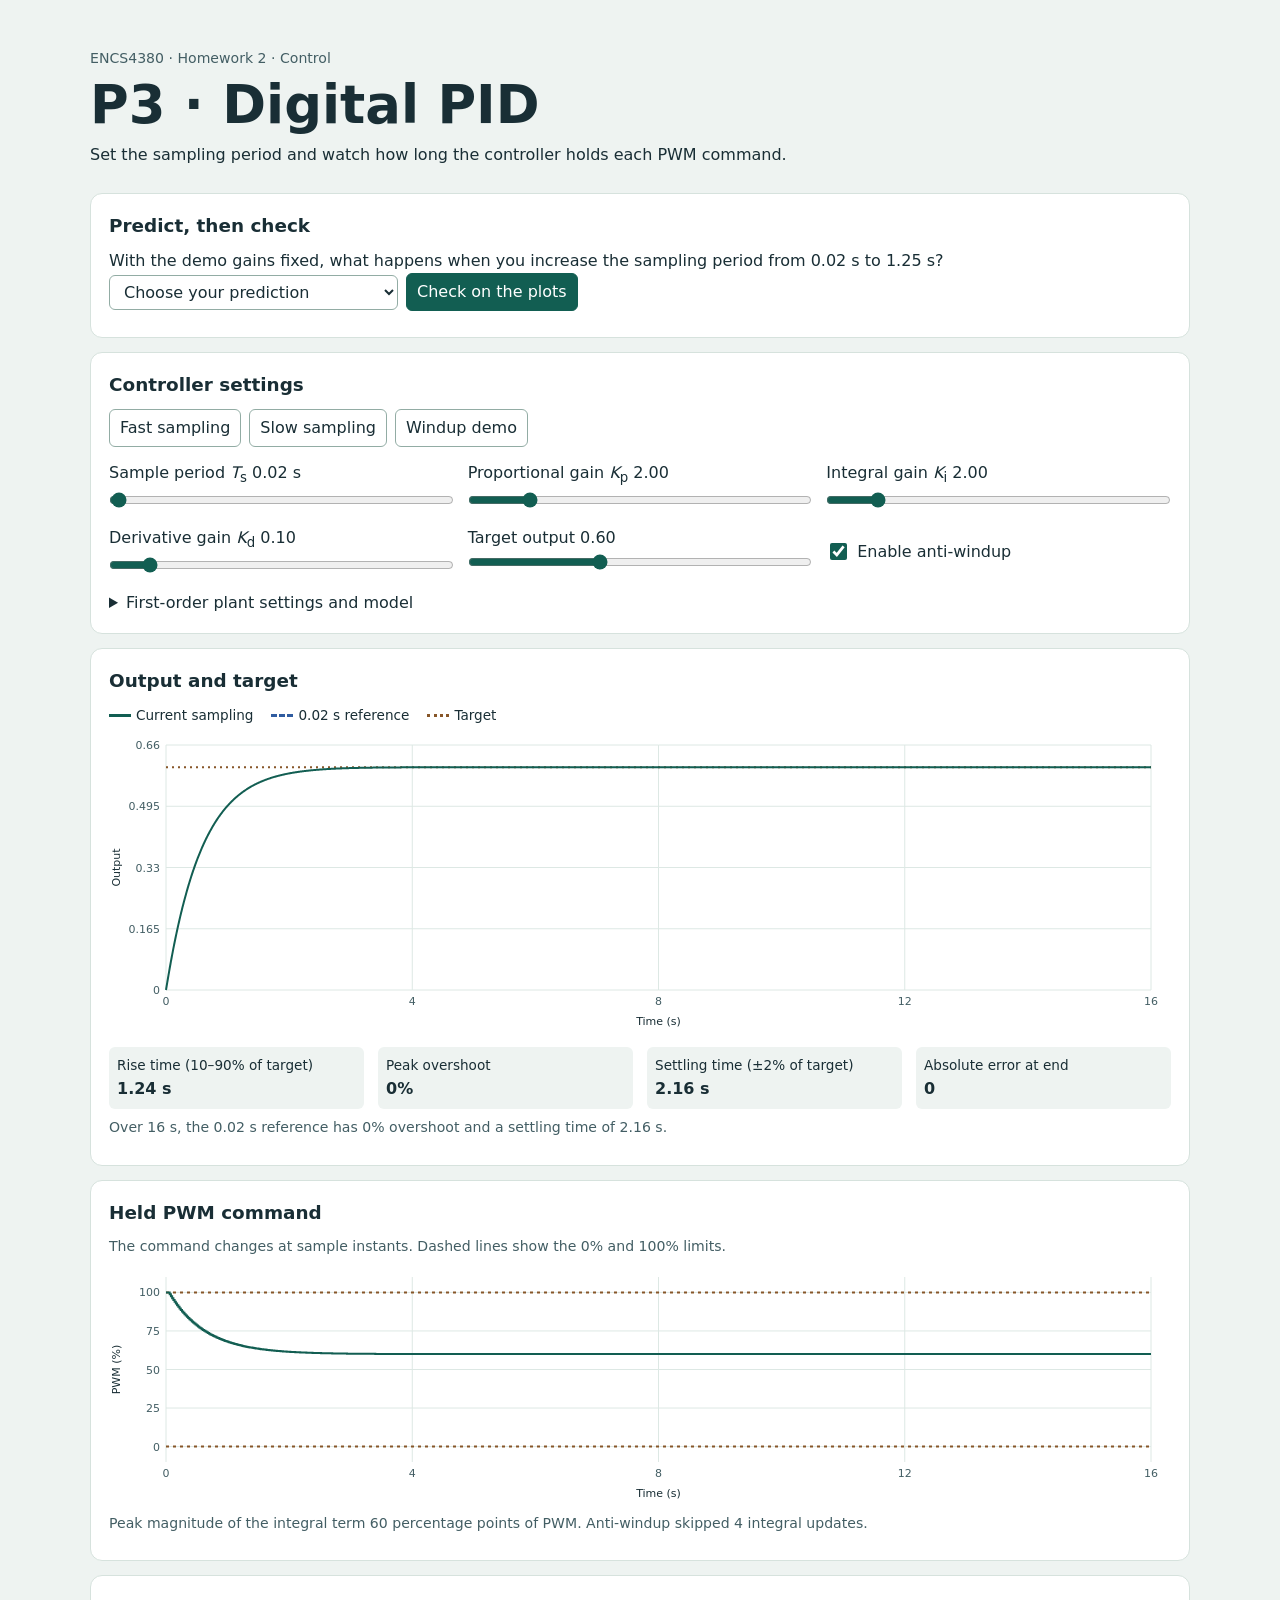
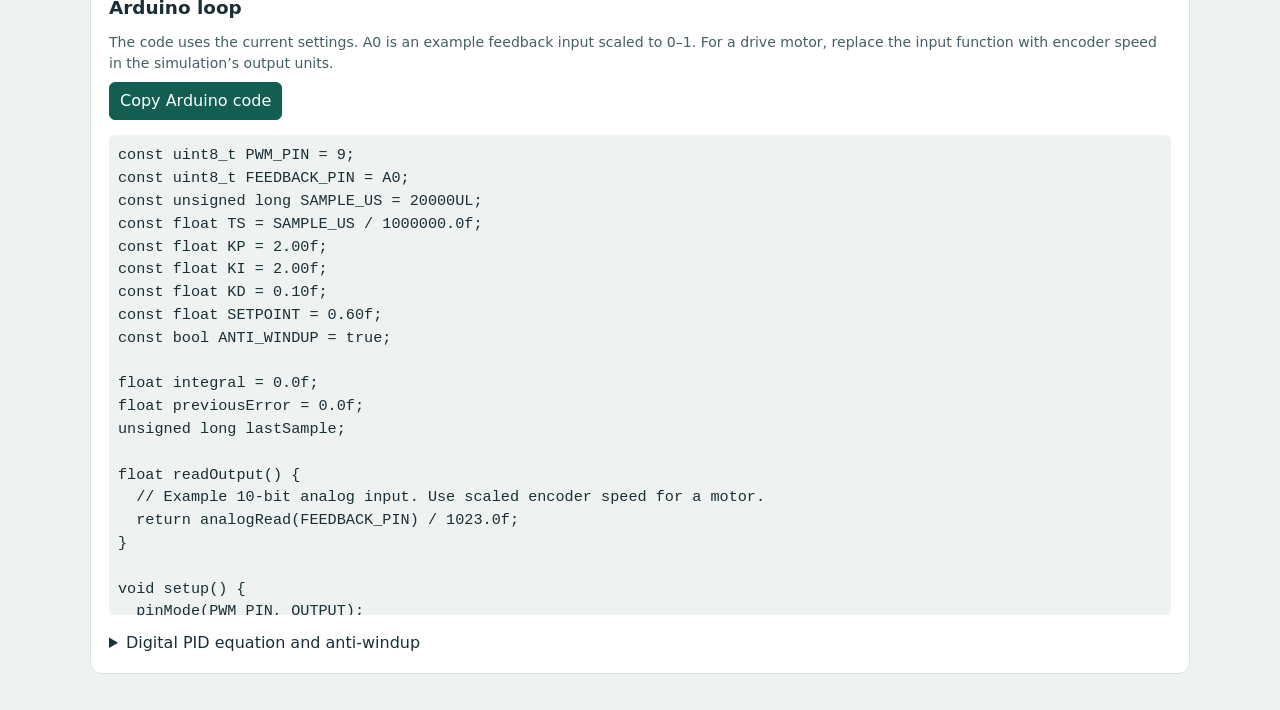
<file: Homework2/SamirHazboun_1230807_HW2_P3/index.html>
<!doctype html>
<html lang="en">
<head>
  <meta charset="utf-8">
  <meta name="viewport" content="width=device-width, initial-scale=1">
  <title>P3 | Digital PID</title>
  <link rel="stylesheet" href="style.css">
  <script src="script.js" defer></script>
</head>
<body>
<main>
  <header>
    <p class="caption">ENCS4380 · Homework 2 · Control</p>
    <h1>P3 · Digital PID</h1>
    <p>Set the sampling period and watch how long the controller holds each PWM command.</p>
  </header>

  <section class="panel">
    <h2>Predict, then check</h2>
    <label for="guess">With the demo gains fixed, what happens when you increase the sampling period from 0.02 s to 1.25 s?</label>
    <div class="actions">
      <select id="guess">
        <option value="">Choose your prediction</option>
        <option value="smooth">The output becomes smoother</option>
        <option value="oscillates">The output oscillates more</option>
        <option value="same">The output stays the same</option>
      </select>
      <button id="check" type="button">Check on the plots</button>
    </div>
    <p id="feedback" role="status"></p>
  </section>

  <section class="panel" aria-labelledby="settings-title">
    <h2 id="settings-title">Controller settings</h2>
    <div class="actions">
      <button type="button" id="fast">Fast sampling</button>
      <button type="button" id="slow">Slow sampling</button>
      <button type="button" id="windup">Windup demo</button>
    </div>
    <div class="sliders">
      <label>Sample period <i>T</i><sub>s</sub> <output id="sample-value" for="sample"></output> s
        <input id="sample" type="range" min="0.01" max="1.50" step="0.01" value="0.02">
      </label>
      <label>Proportional gain <i>K</i><sub>p</sub> <output id="kp-value" for="kp"></output>
        <input id="kp" type="range" min="0" max="12" step="0.05" value="2">
      </label>
      <label>Integral gain <i>K</i><sub>i</sub> <output id="ki-value" for="ki"></output>
        <input id="ki" type="range" min="0" max="15" step="0.05" value="2">
      </label>
      <label>Derivative gain <i>K</i><sub>d</sub> <output id="kd-value" for="kd"></output>
        <input id="kd" type="range" min="0" max="1" step="0.01" value="0.10">
      </label>
      <label>Target output <output id="target-value" for="target"></output>
        <input id="target" type="range" min="0.05" max="1.50" step="0.01" value="0.6">
      </label>
      <label class="toggle"><input id="anti-windup" type="checkbox" checked> Enable anti-windup</label>
    </div>
    <details class="formulas">
      <summary>First-order plant settings and model</summary>
      <div class="sliders">
        <label>Plant gain <i>K</i> <output id="gain-value" for="gain"></output>
          <input id="gain" type="range" min="0.10" max="3.00" step="0.01" value="1">
        </label>
        <label>Time constant <i>τ</i> <output id="tau-value" for="tau"></output> s
          <input id="tau" type="range" min="0.02" max="5.00" step="0.01" value="1">
        </label>
      </div>
      <p><i>G</i>(s) = <i>K</i>/(<i>τ</i>s + 1). Forward Euler advances the plant using dy/dt = (<i>Ku</i> − y)/<i>τ</i>. The PWM command <i>u</i> stays fixed between samples and ranges from 0 to 1 (0–100%).</p>
      <p class="caption">The demo uses K = 1 and τ = 1 s. For a motor, express speed as a fraction of your chosen reference speed, then enter the gain in that same scale.</p>
    </details>
  </section>

  <section class="panel">
    <h2>Output and target</h2>
    <p class="legend"><span class="actual">Current sampling</span> <span class="reference">0.02 s reference</span> <span class="target">Target</span></p>
    <canvas id="response" class="chart" role="img" aria-label="Simulated output and target over time, compared with 0.02 second sampling"></canvas>
    <dl class="metrics">
      <div><dt>Rise time (10–90% of target)</dt><dd id="rise"></dd></div>
      <div><dt>Peak overshoot</dt><dd id="overshoot"></dd></div>
      <div><dt>Settling time (±2% of target)</dt><dd id="settling"></dd></div>
      <div><dt>Absolute error at end</dt><dd id="error"></dd></div>
    </dl>
    <p class="caption" id="comparison"></p>
    <p class="caption" id="limit-note"></p>
  </section>

  <section class="panel">
    <h2>Held PWM command</h2>
    <p class="caption">The command changes at sample instants. Dashed lines show the 0% and 100% limits.</p>
    <canvas id="command" class="chart" role="img" aria-label="Stair-step PWM command as a percentage over time"></canvas>
    <p id="integral-note" class="caption"></p>
  </section>

  <section class="panel">
    <h2>Arduino loop</h2>
    <p class="caption">The code uses the current settings. A0 is an example feedback input scaled to 0–1. For a drive motor, replace the input function with encoder speed in the simulation’s output units.</p>
    <div class="actions">
      <button id="copy" type="button">Copy Arduino code</button>
      <span id="copy-status" role="status"></span>
    </div>
    <pre class="arduino" tabindex="0"><code id="arduino-code"></code></pre>
    <details class="formulas">
      <summary>Digital PID equation and anti-windup</summary>
      <p>At sample k, e[k] = target − y[k]. The proportional term uses the current error. The integral term adds K<sub>i</sub>T<sub>s</sub>e[k]. The derivative term is K<sub>d</sub>(e[k] − e[k−1])/T<sub>s</sub>. The initial previous error and integral term are zero.</p>
      <p>With anti-windup enabled, the integral update is skipped when it would push the trial command past a PWM limit in the same direction. An update that helps pull the command back into range is allowed.</p>
    </details>
  </section>
</main>
</body>
</html>
</file>
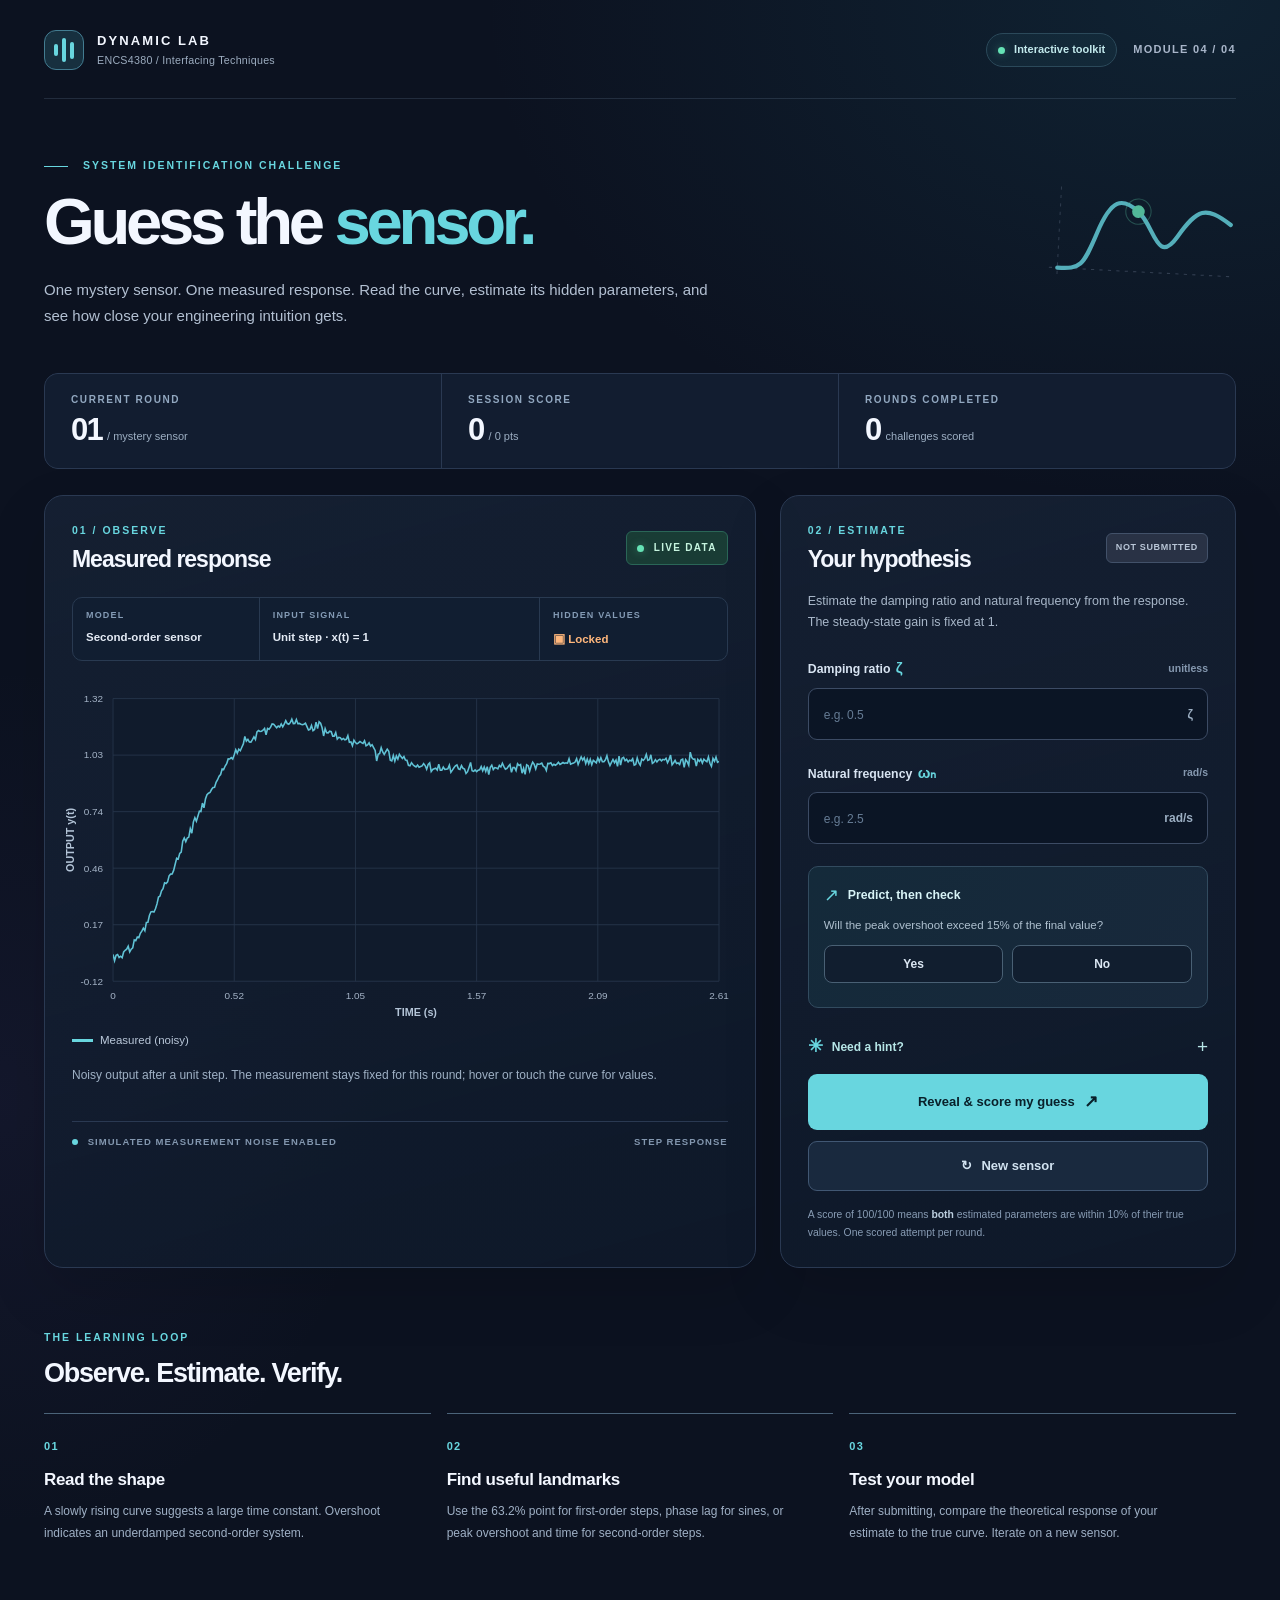
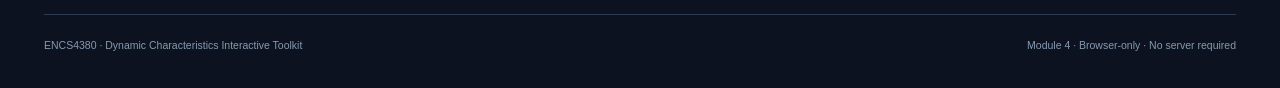
<file: MohammadAbuadiyah_1220270_Module4/Mohammadabuadiyah_1220270_module4/index.html>
<!DOCTYPE html>
<html lang="en">
<head>
  <meta charset="UTF-8">
  <meta name="viewport" content="width=device-width, initial-scale=1">
  <meta name="description" content="ENCS4380 Module 4 — Guess the Sensor: a standalone interactive dynamic-characteristics challenge.">
  <title>Guess the Sensor | ENCS4380 Module 4</title>
  <link rel="stylesheet" href="style.css">
  <script src="script.js" defer></script>
</head>
<body>
  <div class="page-shell">
    <header class="topbar">
      <a class="brand" href="index.html" aria-label="Guess the Sensor home">
        <span class="brand-mark" aria-hidden="true"><span></span><span></span><span></span></span>
        <span><strong>DYNAMIC LAB</strong><small>ENCS4380 / Interfacing Techniques</small></span>
      </a>
      <div class="topbar-right"><span class="topbar-badge"><span class="status-dot"></span> Interactive toolkit</span><span class="course-tag">MODULE 04 / 04</span></div>
    </header>

    <main>
      <section class="intro" aria-labelledby="page-title">
        <div class="intro-copy">
          <p class="eyebrow"><span class="eyebrow-line"></span> SYSTEM IDENTIFICATION CHALLENGE</p>
          <h1 id="page-title">Guess the <em>sensor.</em></h1>
          <p class="intro-description">One mystery sensor. One measured response. Read the curve, estimate its hidden parameters, and see how close your engineering intuition gets.</p>
        </div>
        <div class="intro-symbol" aria-hidden="true">
          <svg viewBox="0 0 180 120" role="img"><path d="M4 90H176" stroke="#73809a" stroke-opacity=".45" stroke-dasharray="3 5"/><path d="M12 96V12" stroke="#73809a" stroke-opacity=".4" stroke-dasharray="3 5"/><path d="M12 90C34 90 36 88 48 55S70 20 86 33 106 83 124 55 149 24 174 41" fill="none" stroke="#66d4df" stroke-width="4" stroke-linecap="round"/><circle cx="86" cy="33" r="6" fill="#64e0b5"/><circle cx="86" cy="33" r="12" fill="none" stroke="#64e0b5" stroke-opacity=".35"/></svg>
        </div>
      </section>

      <section class="stat-strip" aria-label="Current session statistics">
        <div class="stat"><div class="stat-label">CURRENT ROUND</div><div class="stat-value"><span id="round-number">01</span><span class="stat-note">/ mystery sensor</span></div></div>
        <div class="stat"><div class="stat-label">SESSION SCORE</div><div class="stat-value"><span id="total-score">0</span><span class="stat-note">/ <span id="maximum-score">0</span> pts</span></div></div>
        <div class="stat"><div class="stat-label">ROUNDS COMPLETED</div><div class="stat-value"><span id="rounds-completed">0</span><span class="stat-note">challenges scored</span></div></div>
      </section>

      <section class="game-layout" aria-label="Sensor guessing challenge">
        <section class="panel chart-panel" aria-labelledby="chart-title">
          <div class="panel-heading">
            <div>
              <p class="overline">01 / OBSERVE</p>
              <h2 id="chart-title">Measured response</h2>
            </div>
            <span class="live-chip"><span class="live-blink"></span> LIVE DATA</span>
          </div>
          <div class="sensor-meta">
            <div class="sensor-meta-item"><span>MODEL</span><strong id="sensor-model">First-order system</strong></div>
            <div class="sensor-meta-item"><span>INPUT SIGNAL</span><strong id="sensor-input">Unit step · x(t) = 1</strong></div>
            <div class="sensor-meta-item"><span>HIDDEN VALUES</span><strong id="hidden-tag"><span class="lock-icon" aria-hidden="true">▣</span> Locked</strong></div>
          </div>
          <div class="plot-frame">
            <svg id="response-plot" viewBox="0 0 820 410" role="img" aria-labelledby="plot-title plot-desc">
              <title id="plot-title">Noisy sensor output versus time</title>
              <desc id="plot-desc">A measured response curve with fixed random noise. After submitting, the true and guessed theoretical responses are overlaid.</desc>
            </svg>
          </div>
          <div class="plot-legend" aria-label="Plot legend">
            <span><i class="legend-line measured"></i>Measured (noisy)</span>
            <span id="input-legend" hidden><i class="legend-line input-line"></i>Input sine</span>
            <span id="true-legend" hidden><i class="legend-line true-line"></i>True response</span>
            <span id="guess-legend" hidden><i class="legend-line guess-line"></i>Your model</span>
          </div>
          <p id="chart-description" class="chart-description">The same noisy measurement remains fixed until you start a new round. Hover or touch the curve to inspect values.</p>
          <div class="plot-bottom"><span><span class="micro-dot"></span> Simulated measurement noise enabled</span><span id="chart-frequency">STEP RESPONSE</span></div>
        </section>

        <section class="panel controls-panel" aria-labelledby="guess-title">
          <div class="panel-heading">
            <div><p class="overline">02 / ESTIMATE</p><h2 id="guess-title">Your hypothesis</h2></div>
            <span id="round-status" class="status-pill">NOT SUBMITTED</span>
          </div>
          <p class="controls-intro" id="estimate-instruction">Estimate the parameters from the plotted response. The actual values are hidden until you submit.</p>

          <form id="guess-form" novalidate>
            <div class="field-stack">
              <label class="field-label" for="parameter-one"><span id="parameter-one-name">Static gain <b>K</b></span><span id="parameter-one-unit" class="field-unit">unitless</span></label>
              <div class="number-box"><input type="number" id="parameter-one" name="p1" min="0.001" max="100" step="any" inputmode="decimal" placeholder="Enter your estimate" required autocomplete="off"><span id="parameter-one-suffix" aria-hidden="true">K</span></div>
              <label class="field-label" for="parameter-two"><span id="parameter-two-name">Time constant <b>τ</b></span><span id="parameter-two-unit" class="field-unit">seconds</span></label>
              <div class="number-box"><input type="number" id="parameter-two" name="p2" min="0.001" max="100" step="any" inputmode="decimal" placeholder="Enter your estimate" required autocomplete="off"><span id="parameter-two-suffix" aria-hidden="true">s</span></div>
            </div>
            <div class="prediction-box" id="prediction-box">
              <div class="prediction-title"><span class="prediction-icon" aria-hidden="true">↗</span><strong>Predict, then check</strong></div>
              <p id="prediction-question">Is the time constant larger than 1.4 seconds?</p>
              <div class="prediction-choices" role="group" aria-label="Predict yes or no">
                <button id="prediction-yes" type="button" class="choice-button" aria-pressed="false">Yes</button>
                <button id="prediction-no" type="button" class="choice-button" aria-pressed="false">No</button>
              </div>
              <p id="prediction-outcome" class="prediction-outcome" aria-live="polite"></p>
            </div>
            <div class="hint-section">
              <button class="hint-toggle" id="hint-button" type="button" aria-expanded="false" aria-controls="hint-panel"><span>✳</span> Need a hint?<span id="hint-chevron" class="hint-chevron">+</span></button>
              <div class="hint-panel" id="hint-panel" hidden><p id="hint-text"></p></div>
            </div>
            <p class="form-error" id="form-error" role="alert" aria-live="polite"></p>
            <button class="primary-button" id="submit-button" type="submit">Reveal &amp; score my guess <span aria-hidden="true">↗</span></button>
          </form>
          <button class="secondary-button" id="new-button" type="button"><span aria-hidden="true">↻</span> New sensor</button>
          <p class="fine-print">A score of 100/100 means <strong>both</strong> estimated parameters are within 10% of their true values. One scored attempt per round.</p>
        </section>
      </section>

      <section class="result-panel" id="result-panel" hidden aria-labelledby="result-title">
        <div class="result-heading"><div><p class="overline">03 / ANALYZE</p><h2 id="result-title">The sensor revealed</h2><p id="result-subtitle" class="result-subtitle">Compare your estimate to the exact model and the noisy measurement.</p></div><div class="score-bubble"><span>ROUND SCORE</span><strong id="round-score">0</strong><small>/ 100</small></div></div>
        <div class="result-grid" id="result-grid"></div>
        <div class="result-note"><span class="info-icon">i</span><p id="result-explanation"></p></div>
      </section>

      <section class="how-it-works" aria-labelledby="how-title">
        <div class="how-header"><p class="overline">THE LEARNING LOOP</p><h2 id="how-title">Observe. Estimate. Verify.</h2></div>
        <div class="how-grid">
          <div class="how-card"><span class="how-number">01</span><h3>Read the shape</h3><p>A slowly rising curve suggests a large time constant. Overshoot indicates an underdamped second-order system.</p></div>
          <div class="how-card"><span class="how-number">02</span><h3>Find useful landmarks</h3><p>Use the 63.2% point for first-order steps, phase lag for sines, or peak overshoot and time for second-order steps.</p></div>
          <div class="how-card"><span class="how-number">03</span><h3>Test your model</h3><p>After submitting, compare the theoretical response of your estimate to the true curve. Iterate on a new sensor.</p></div>
        </div>
      </section>
    </main>
    <footer><span>ENCS4380 · Dynamic Characteristics Interactive Toolkit</span><span>Module 4 · Browser-only · No server required</span></footer>
  </div>
</body>
</html>
</file>
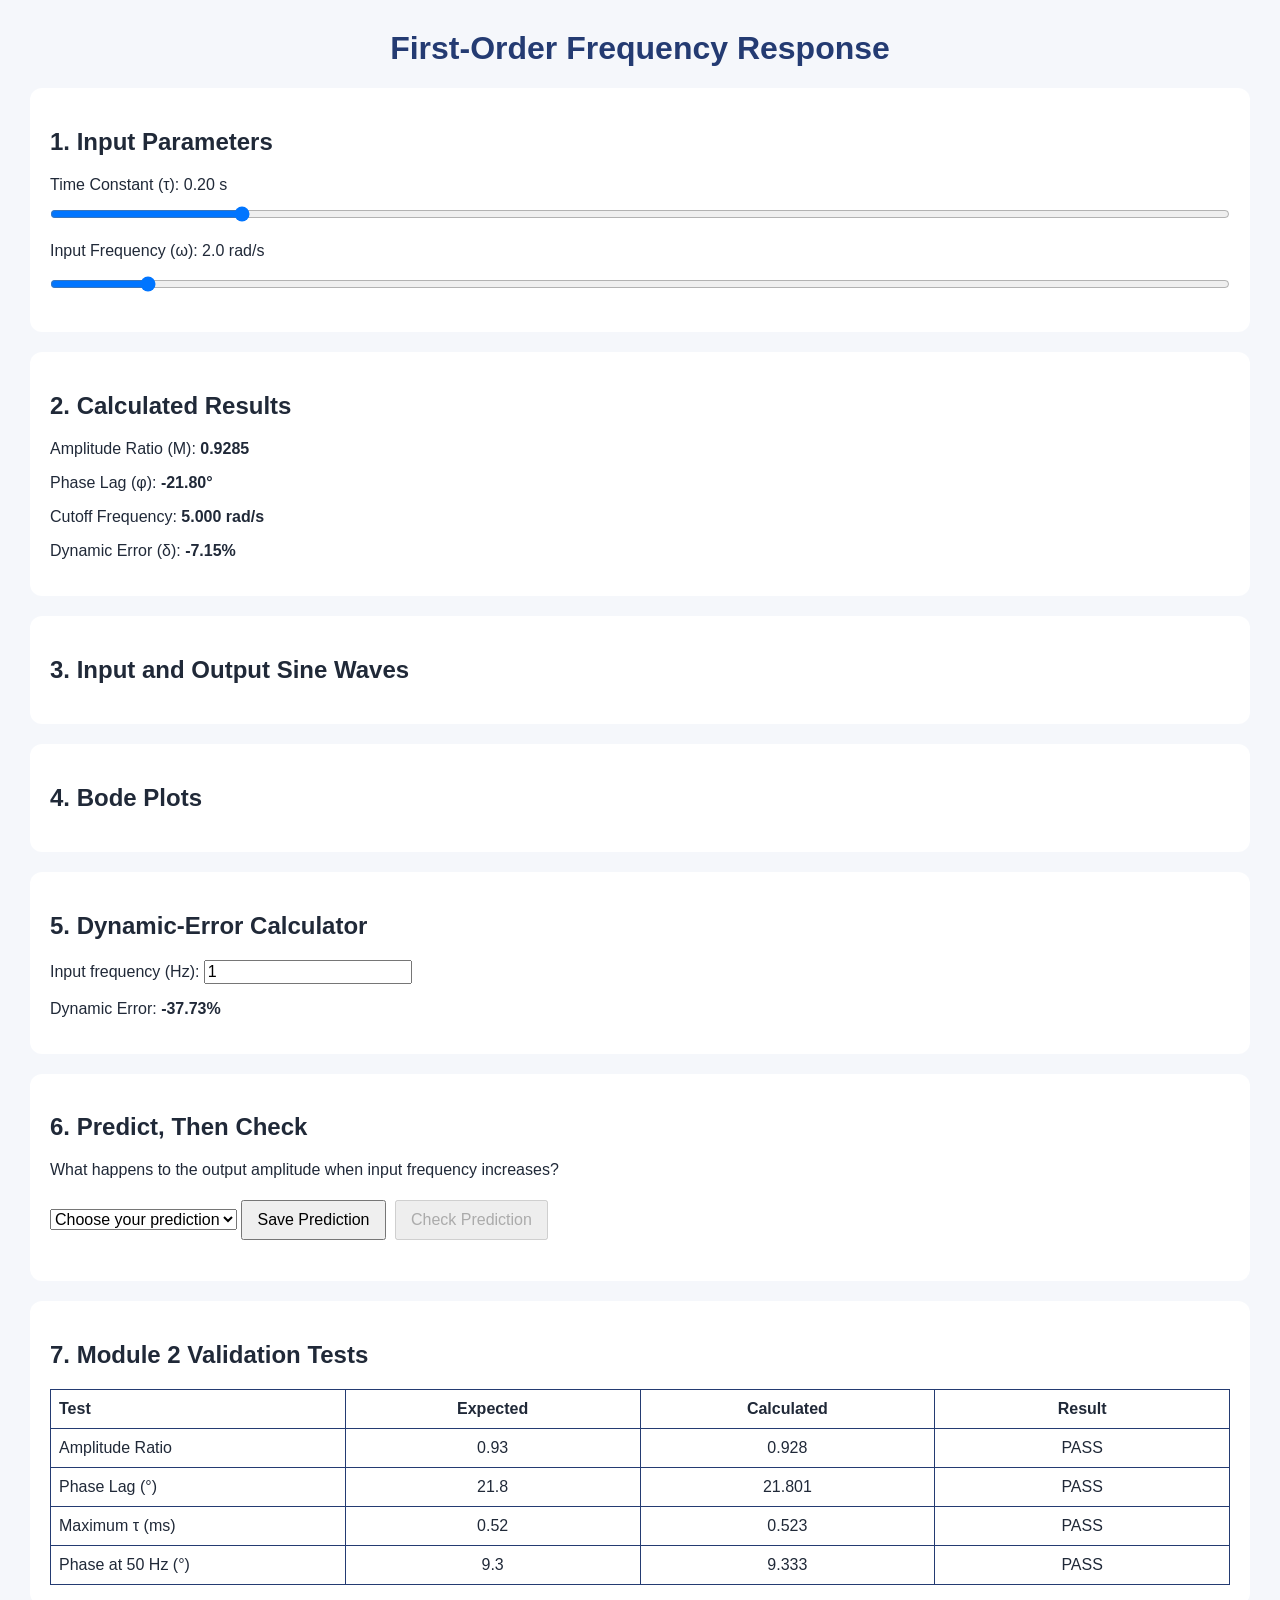
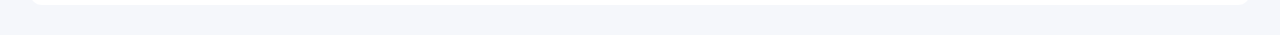
<file: AseelNakhleh1230736_Module2/module2.html>
<!DOCTYPE html>
<html lang="en">
<head>
    <meta charset="UTF-8">
    <meta name="viewport" content="width=device-width, initial-scale=1.0">
    <title>Module 2 - Frequency Response</title>
    <link rel="stylesheet" href="style.css">
</head>
<body>

    <h1>First-Order Frequency Response</h1>

    <section>
        <h2>1. Input Parameters</h2>

        <label>Time Constant (τ): 
            <span id="tauValue">0.20</span> s
        </label>
        <input type="range" id="tau"
               min="0.05" max="1" step="0.05" value="0.2">

        <p>Input Frequency (ω):
            <span id="omegaValue">2.0</span> rad/s
        </p>
        <input type="range" id="omega"
               min="0.5" max="20" step="0.5" value="2">
    </section>

    <section>
        <h2>2. Calculated Results</h2>
        <p>Amplitude Ratio (M): <b id="M"></b></p>
        <p>Phase Lag (φ): <b id="phase"></b></p>
        <p>Cutoff Frequency: <b id="cutoff"></b></p>
        <p>Dynamic Error (δ): <b id="error"></b></p>
    </section>

    <section>
        <h2>3. Input and Output Sine Waves</h2>
        <div id="sinePlot"></div>
    </section>

    <section>
        <h2>4. Bode Plots</h2>
        <div id="bodeMagnitude"></div>
        <div id="bodePhase"></div>
    </section>

    <section>
        <h2>5. Dynamic-Error Calculator</h2>
        <label>Input frequency (Hz):
            <input type="number" id="errorFrequency"
                   value="1" min="0" step="0.1">
        </label>
        <p>Dynamic Error: <b id="calculatedError"></b></p>
    </section>

    <section>
        <h2>6. Predict, Then Check</h2>
        <p>What happens to the output amplitude
           when input frequency increases?</p>
        <select id="prediction">
            <option value="">Choose your prediction</option>
            <option value="increase">Increases</option>
            <option value="decrease">Decreases</option>
            <option value="same">Stays the same</option>
        </select>

<button id="savePrediction">Save Prediction</button>
<button id="checkPrediction" disabled>Check Prediction</button>

        <p id="predictionResult"></p>
    </section>

    <section id="validation">
        <h2>7. Validation Tests</h2>
    </section>

    <script src="https://cdn.plot.ly/plotly-3.1.0.min.js"></script>
    <script src="script.js"></script>

</body>
</html>
</file>
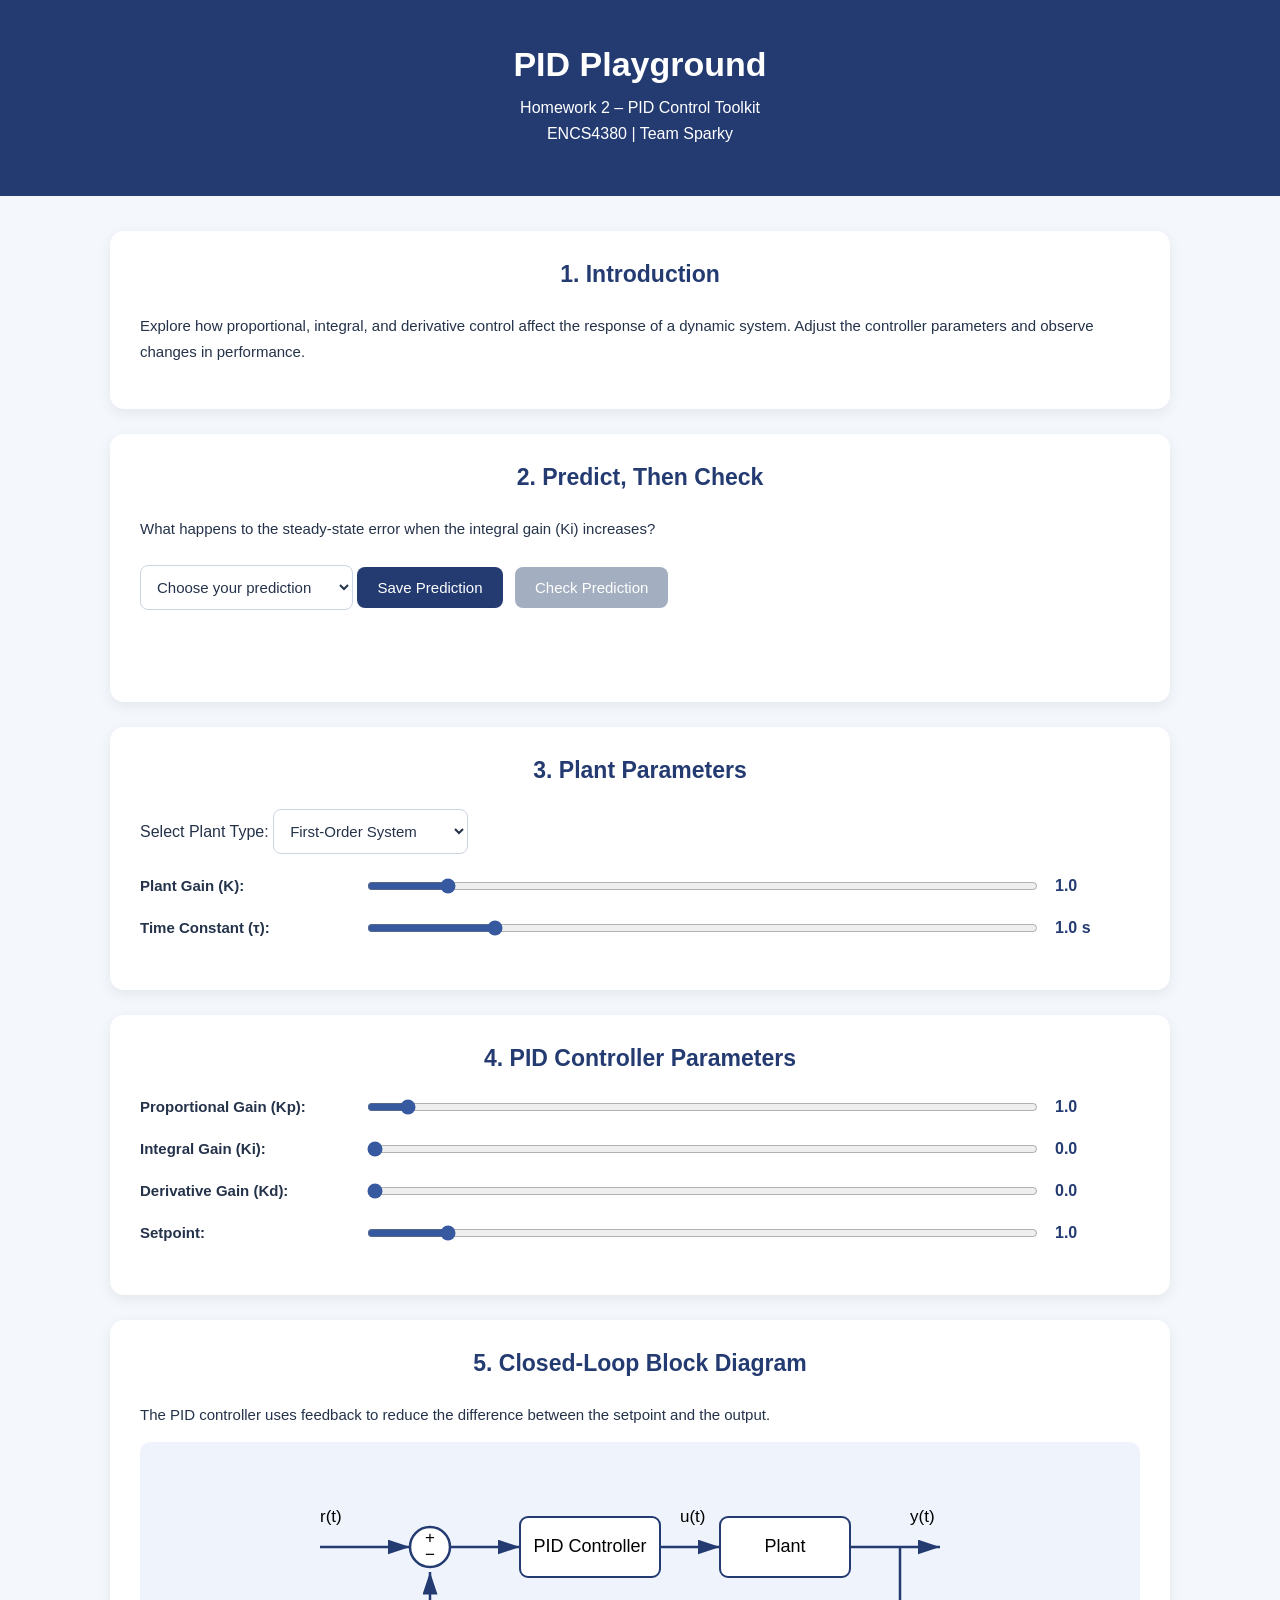
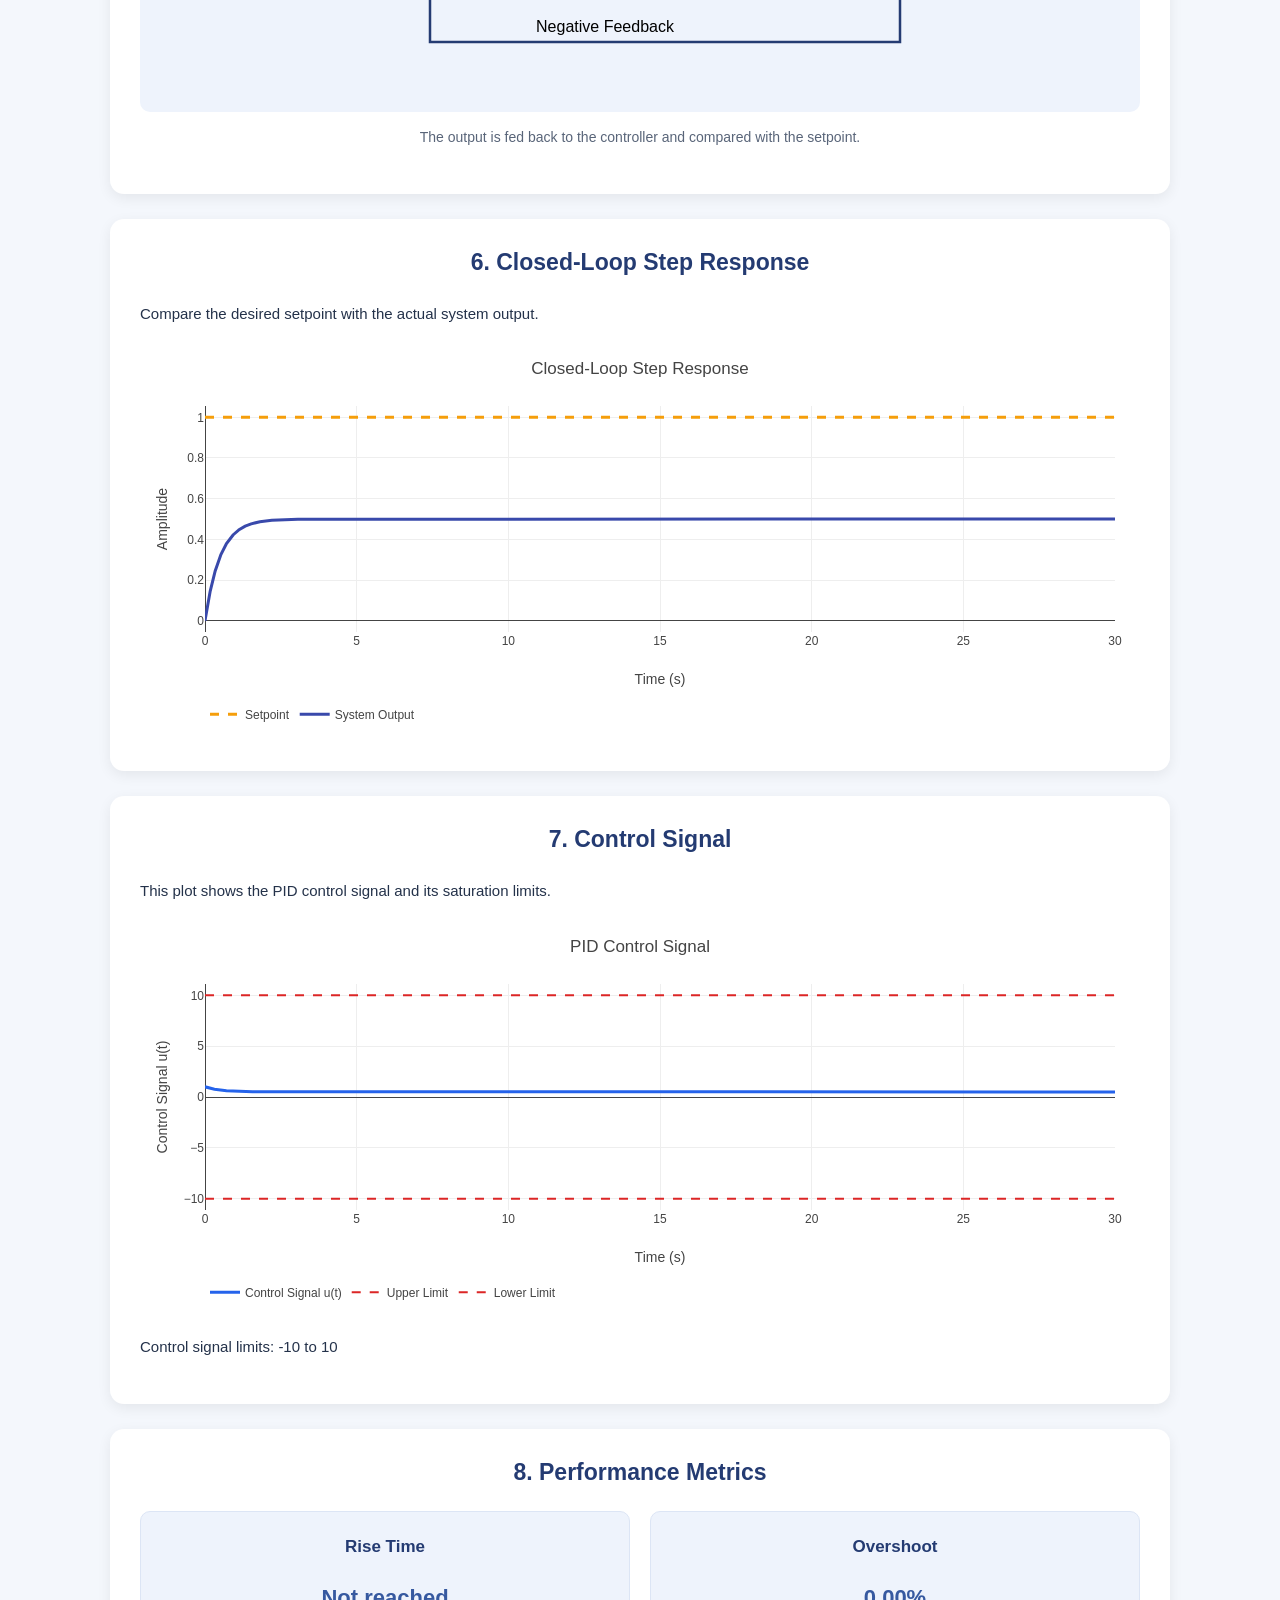
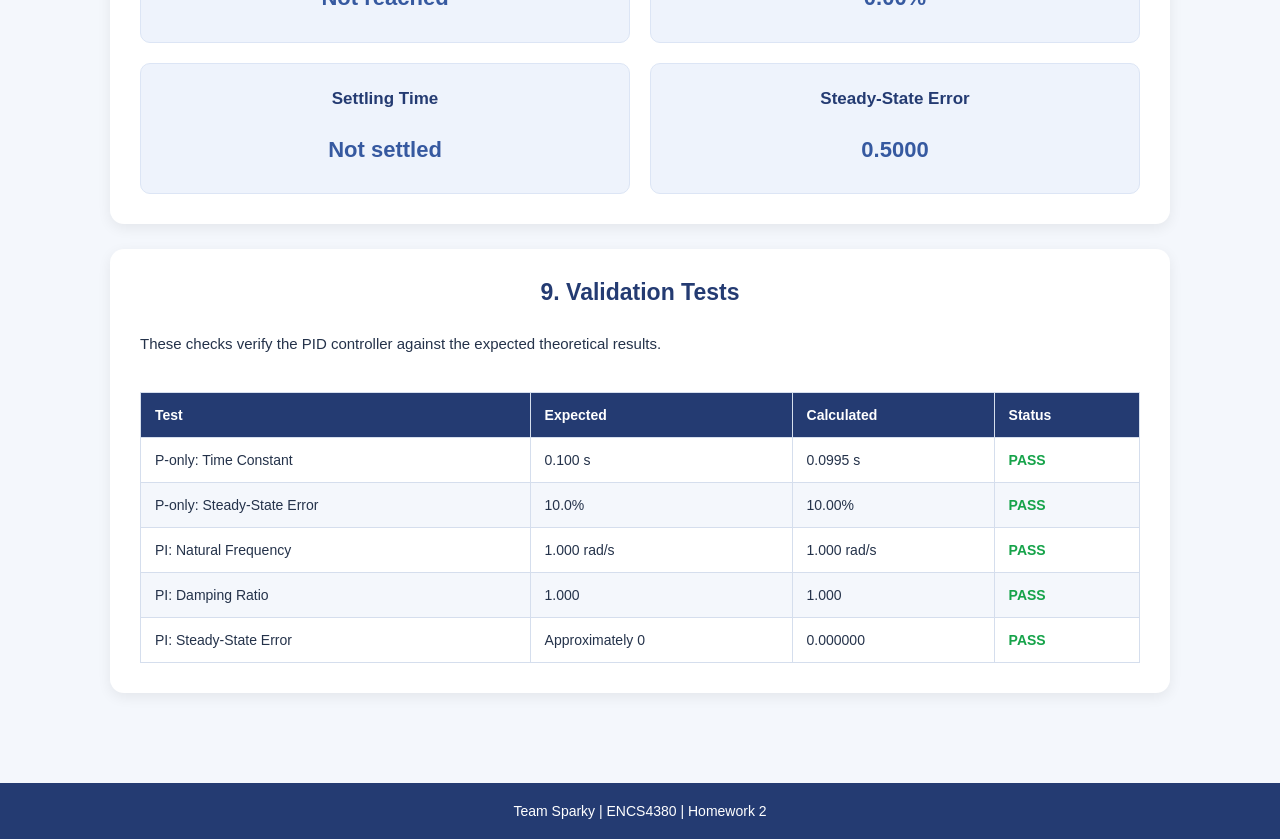
<file: Homework2/AseelNakhleh1230736_P1/P1.html>
<!DOCTYPE html>
<html lang="en">

<head>
    <meta charset="UTF-8">
    <meta name="viewport"
          content="width=device-width, initial-scale=1.0">

    <title>P1 - PID Playground | Team Sparky</title>

    <link rel="stylesheet" href="P1.css">

    <script src="https://cdn.plot.ly/plotly-2.35.2.min.js"></script>
</head>

<body>

    <header>
        <h1>PID Playground</h1>
        <p>Homework 2 – PID Control Toolkit</p>
        <p>ENCS4380 | Team Sparky</p>
    </header>

    <main class="container">

        <!-- 1. Introduction -->
        <section>
            <h2>1. Introduction</h2>

            <p>
                Explore how proportional, integral,
                and derivative control affect the
                response of a dynamic system.
                Adjust the controller parameters
                and observe changes in performance.
            </p>
        </section>

        <!-- 2. Predict, Then Check -->
        <section>
            <h2>2. Predict, Then Check</h2>

            <p>
                What happens to the steady-state error
                when the integral gain (Ki) increases?
            </p>

            <select id="prediction">
                <option value="">
                    Choose your prediction
                </option>

                <option value="increase">
                    The error increases
                </option>

                <option value="decrease">
                    The error decreases
                </option>

                <option value="same">
                    The error stays the same
                </option>
            </select>

            <button id="savePrediction">
                Save Prediction
            </button>

            <button id="checkPrediction" disabled>
                Check Prediction
            </button>

            <p id="predictionResult"></p>
        </section>

        <!-- 3. Plant Parameters -->
        <section>
            <h2>3. Plant Parameters</h2>

            <label for="plantType">
                Select Plant Type:
            </label>

            <select id="plantType">
                <option value="first">
                    First-Order System
                </option>

                <option value="second">
                    Second-Order System
                </option>
            </select>

            <div class="parameter-row">
                <label for="gain">
                    Plant Gain (K):
                </label>

                <input type="range"
                       id="gain"
                       min="0.5"
                       max="5"
                       step="0.1"
                       value="1">

                <span id="gainValue">1.0</span>
            </div>

            <div id="firstOrderParameters">

                <div class="parameter-row">
                    <label for="tau">
                        Time Constant (τ):
                    </label>

                    <input type="range"
                           id="tau"
                           min="0.1"
                           max="5"
                           step="0.1"
                           value="1">

                    <span id="tauValue">1.0 s</span>
                </div>

            </div>

            <div id="secondOrderParameters"
                 style="display: none;">

                <div class="parameter-row">
                    <label for="omegaN">
                        Natural Frequency (ωn):
                    </label>

                    <input type="range"
                           id="omegaN"
                           min="0.5"
                           max="10"
                           step="0.1"
                           value="2">

                    <span id="omegaNValue">
                        2.0 rad/s
                    </span>
                </div>

                <div class="parameter-row">
                    <label for="zeta">
                        Damping Ratio (ζ):
                    </label>

                    <input type="range"
                           id="zeta"
                           min="0.1"
                           max="2"
                           step="0.1"
                           value="0.7">

                    <span id="zetaValue">0.7</span>
                </div>

            </div>
        </section>

        <!-- 4. PID Controller -->
        <section>
            <h2>4. PID Controller Parameters</h2>

            <div class="parameter-row">
                <label for="kp">
                    Proportional Gain (Kp):
                </label>

                <input type="range"
                       id="kp"
                       min="0"
                       max="20"
                       step="0.1"
                       value="1">

                <span id="kpValue">1.0</span>
            </div>

            <div class="parameter-row">
                <label for="ki">
                    Integral Gain (Ki):
                </label>

                <input type="range"
                       id="ki"
                       min="0"
                       max="10"
                       step="0.1"
                       value="0">

                <span id="kiValue">0.0</span>
            </div>

            <div class="parameter-row">
                <label for="kd">
                    Derivative Gain (Kd):
                </label>

                <input type="range"
                       id="kd"
                       min="0"
                       max="5"
                       step="0.1"
                       value="0">

                <span id="kdValue">0.0</span>
            </div>

            <div class="parameter-row">
                <label for="setpoint">
                    Setpoint:
                </label>

                <input type="range"
                       id="setpoint"
                       min="0.5"
                       max="5"
                       step="0.1"
                       value="1">

                <span id="setpointValue">1.0</span>
            </div>
        </section>

        <!-- 5. Feedback Diagram -->
        <section>
            <h2>5. Closed-Loop Block Diagram</h2>

            <p>
                The PID controller uses feedback
                to reduce the difference between
                the setpoint and the output.
            </p>

           <div class="diagram">

    <svg viewBox="0 0 700 220"
         xmlns="http://www.w3.org/2000/svg"
         style="width:100%; max-width:700px;">

        <defs>
            <marker id="arrow"
                    markerWidth="10"
                    markerHeight="10"
                    refX="9"
                    refY="3"
                    orient="auto">
                <path d="M0,0 L9,3 L0,6 Z"
                      fill="#243b72"/>
            </marker>
        </defs>

        <g fill="none"
           stroke="#243b72"
           stroke-width="2.5"
           marker-end="url(#arrow)">

            <path d="M30 80 H120"/>
            <path d="M160 80 H230"/>
            <path d="M370 80 H430"/>
            <path d="M560 80 H650"/>
            <path d="M610 80 V175 H140 V105"/>

        </g>

        <circle cx="140"
                cy="80"
                r="20"
                fill="white"
                stroke="#243b72"
                stroke-width="2.5"/>

        <text x="140" y="76"
              text-anchor="middle"
              font-size="17">+</text>

        <text x="140" y="93"
              text-anchor="middle"
              font-size="17">−</text>

        <rect x="230" y="50"
              width="140" height="60"
              rx="8"
              fill="white"
              stroke="#243b72"
              stroke-width="2"/>

        <text x="300" y="85"
              text-anchor="middle"
              font-size="18">
            PID Controller
        </text>

        <rect x="430" y="50"
              width="130" height="60"
              rx="8"
              fill="white"
              stroke="#243b72"
              stroke-width="2"/>

        <text x="495" y="85"
              text-anchor="middle"
              font-size="18">
            Plant
        </text>

        <text x="30" y="55"
              font-size="17">
            r(t)
        </text>

        <text x="390" y="55"
              font-size="17">
            u(t)
        </text>

        <text x="620" y="55"
              font-size="17">
            y(t)
        </text>

        <text x="315" y="165"
              text-anchor="middle"
              font-size="16">
            Negative Feedback
        </text>

    </svg>

</div>

            <p class="diagram-note">
                The output is fed back to the controller
                and compared with the setpoint.
            </p>
        </section>

        <!-- 6. Response Plot -->
        <section>
            <h2>6. Closed-Loop Step Response</h2>

            <p>
                Compare the desired setpoint
                with the actual system output.
            </p>

            <div id="responsePlot"></div>
        </section>

        <!-- 7. Control Signal -->
        <section>
            <h2>7. Control Signal</h2>

            <p>
                This plot shows the PID control
                signal and its saturation limits.
            </p>

            <div id="controlPlot"></div>

            <p id="controlLimitInfo"></p>
        </section>

        <!-- 8. Performance Metrics -->
        <section>
            <h2>8. Performance Metrics</h2>

            <div class="metrics-grid">

                <div class="metric">
                    <h3>Rise Time</h3>
                    <p id="riseTime">--</p>
                </div>

                <div class="metric">
                    <h3>Overshoot</h3>
                    <p id="overshoot">--</p>
                </div>

                <div class="metric">
                    <h3>Settling Time</h3>
                    <p id="settlingTime">--</p>
                </div>

                <div class="metric">
                    <h3>Steady-State Error</h3>
                    <p id="steadyStateError">--</p>
                </div>

            </div>
        </section>

        <!-- 9. Validation Tests -->
        <section>
            <h2>9. Validation Tests</h2>

            <p>
                These checks verify the PID
                controller against the expected
                theoretical results.
            </p>

            <div class="table-container">
                <table>
                    <thead>
                        <tr>
                            <th>Test</th>
                            <th>Expected</th>
                            <th>Calculated</th>
                            <th>Status</th>
                        </tr>
                    </thead>

                    <tbody id="validationResults">
                    </tbody>
                </table>
            </div>
        </section>

    </main>

    <footer>
        <p>
            Team Sparky | ENCS4380 | Homework 2
        </p>
    </footer>

    <script src="P1.js"></script>

</body>
</html>
</file>
<file: HalaTarifi1230624_Module1/style.css>
/* General Page Design */

* {
    box-sizing: border-box;
}

body {
    font-family: 'Segoe UI', Arial, sans-serif;
    background: #f4f6fb;
    color: #253047;
    margin: 0 auto;
    padding: 40px 20px;
    max-width: 1100px;
}

/* Main Title */

h1 {
    text-align: center;
    color: #283593;
    font-size: 32px;
    margin-bottom: 15px;
}

/* Description */

.description {
    text-align: center;
    color: #64748b;
    font-size: 16px;
    line-height: 1.6;
}

p {
    font-size: 16px;
    line-height: 1.6;
}

/* Section Titles */

h2 {
    color: #3949ab;
    font-size: 22px;
    margin-top: 35px;
    margin-bottom: 20px;
}

/* Sensor Parameters */

.parameter-row {
    display: flex;
    align-items: center;
    gap: 15px;
    margin-bottom: 20px;
}

label {
    font-size: 16px;
    font-weight: 600;
    display: inline-block;
    min-width: 180px;
}

input[type="range"] {
    width: 250px;
    max-width: 100%;
    accent-color: #5c6bc0;
    cursor: pointer;
}

#gainValue,
#tauValue {
    font-weight: bold;
    color: #3949ab;
    min-width: 60px;
}

/* Dropdown Menus */

select {
    padding: 12px 18px;
    border: 1px solid #cbd5e1;
    border-radius: 8px;
    background: white;
    font-size: 16px;
    cursor: pointer;
    max-width: 100%;
}

/* Graph Containers */

#responsePlot,
#errorPlot {
    width: 100%;
    min-height: 450px;
    background: white;
    border-radius: 15px;
    padding: 10px;
    box-shadow: 0 4px 20px rgba(0, 0, 0, 0.06);
}

/* Response Analysis */

#responseAnalysis {
    background: white;
    padding: 25px;
    border-radius: 15px;
    box-shadow: 0 4px 20px rgba(0, 0, 0, 0.06);
}

#analysisText {
    text-align: left;
    color: #253047;
    font-size: 17px;
    line-height: 2;
}

/* Logarithmic Error Section */

#logErrorSection {
    display: block;
}

#errorInfo {
    margin-top: 20px;
    background: white;
    padding: 20px;
    border-radius: 12px;
    line-height: 2;
    color: #253047;
}

/* Prediction Section */

#predictionBox {
    background: white;
    padding: 25px;
    border-radius: 15px;
    box-shadow: 0 4px 20px rgba(0, 0, 0, 0.06);
}

#predictionBox p {
    text-align: left;
    color: #253047;
}

#checkPrediction {
    background: #3949ab;
    color: white;
    border: none;
    border-radius: 8px;
    padding: 13px 20px;
    margin-left: 10px;
    cursor: pointer;
    font-size: 15px;
}

#checkPrediction:hover {
    background: #283593;
}

#predictionResult {
    font-weight: 600;
    margin-top: 20px;
}

/* Validation Section */

#validationBox {
    background: white;
    padding: 25px;
    border-radius: 15px;
    box-shadow: 0 4px 20px rgba(0, 0, 0, 0.06);
    overflow-x: auto;
}

#validationBox p {
    text-align: left;
}

table {
    width: 100%;
    border-collapse: collapse;
    margin-top: 20px;
}

th, td {
    padding: 15px;
    text-align: center;
    border-bottom: 1px solid #e2e8f0;
}

th {
    background: #eef2ff;
    color: #3949ab;
}

.pass {
    color: #16a34a;
    font-weight: bold;
}

.fail {
    color: #dc2626;
    font-weight: bold;
}

/* Mobile Design */

@media (max-width: 600px) {

    body {
        padding: 20px 12px;
    }

    h1 {
        font-size: 25px;
    }

    .parameter-row {
        flex-wrap: wrap;
    }

    label {
        display: block;
        width: 100%;
        margin-bottom: 5px;
    }

    input[type="range"] {
        width: 75%;
    }

    #responsePlot,
    #errorPlot {
        min-height: 350px;
        padding: 5px;
    }

    #checkPrediction {
        display: block;
        margin: 12px 0 0;
    }

    th, td {
        padding: 10px;
        font-size: 13px;
    }
}
</file>
<file: SamirHazboun1230807_module3/style.css>
:root { color-scheme: light; font: 16px/1.5 system-ui,sans-serif; color: #192e35; background: #eef3f1; }
  * { box-sizing: border-box; }
  body { margin: 0; }
  main { width: min(1100px, 100% - 28px); margin: 36px auto; }
  header { padding: 4px 0 18px; }
  h1 { font-size: clamp(2rem, 6vw, 3.3rem); line-height: 1.05; margin: 0 0 10px; }
  h2 { font-size: 1.15rem; margin: 0 0 10px; }
  p { margin: 8px 0; }
  .panel { background: white; border: 1px solid #d6e2dd; border-radius: 12px; padding: 18px; margin-bottom: 14px; min-width: 0; }
  .sliders, .plots, .metrics { display: grid; gap: 14px; }
  .sliders { grid-template-columns: repeat(3, minmax(0, 1fr)); margin: 14px 0; }
  .plots { grid-template-columns: repeat(2, minmax(0, 1fr)); }
  .metrics { grid-template-columns: repeat(4, minmax(0, 1fr)); margin: 14px 0 0; }
  .metrics div { padding: 8px; background: #eef3f1; border-radius: 6px; }
  .metrics dt { font-size: .85rem; }
  .metrics dd { margin: 2px 0 0; font-weight: 700; }
  .actions { display: flex; flex-wrap: wrap; align-items: center; gap: 8px; }
  button, select { font: inherit; padding: 6px 10px; border: 1px solid #92aca4; border-radius: 6px; background: white; color: inherit; max-width: 100%; }
  button { cursor: pointer; }
  button:hover { background: #e3f0ec; }
  button[aria-pressed="true"], #check { color: white; background: #125e52; border-color: #125e52; }
  input[type="range"] { display: block; width: 100%; margin: 4px 0; accent-color: #125e52; }
  output, td { font-variant-numeric: tabular-nums; }
  .chart { display: block; width: 100%; height: 240px; }
  #response { height: 300px; }
  .formulas p { overflow-wrap: anywhere; }
  .formulas summary { cursor: pointer; }
  .caption { font-size: .88rem; color: #435e64; }
  pre { padding: 9px; border-radius: 6px; background: #eef3f1; font-size: clamp(.72rem, 2.8vw, .95rem); overflow: auto; }
  table { width: 100%; border-collapse: collapse; font-size: .91rem; }
  th, td { padding: 8px 5px; text-align: left; border-bottom: 1px solid #e0eae6; }
  .pass { color: #176047; font-weight: 700; }
  .fail { color: #a43928; font-weight: 700; }
  @media (max-width: 650px) {
    main { margin: 20px auto; }
    .plots, .sliders { grid-template-columns: 1fr; }
    .sliders { gap: 7px; }
    .metrics { grid-template-columns: 1fr 1fr; }
    .panel { padding: 12px; }
    #response { height: 245px; }
  }
</file>
<file: Homework2/HalaTarifi1230624_P2/style.css>
﻿:root {
  color-scheme: light;
  font-family: system-ui, sans-serif;
  color: #172d3b;
  background: #eef4f6;
  --muted: #496371;
  --border: #d5e2e8;
  --teal: #00665f;
  --blue: #075fb0;
  --orange: #ac480a;
  --gray: #5c6d7c;
}

* { box-sizing: border-box; }
body { margin: 0; }
.shell { max-width: 1180px; margin: auto; padding: clamp(16px, 4vw, 48px); }
header { margin-bottom: 24px; }
.course { color: var(--teal); font-size: .85rem; font-weight: 750; letter-spacing: .045em; }
h1 { font-size: clamp(2rem, 5.5vw, 3.75rem); line-height: 1.04; letter-spacing: -.045em; margin: 0; }
h2 { font-size: 1.2rem; margin: 0 0 14px; }
p { line-height: 1.55; margin: 0 0 12px; }
.intro { max-width: 64ch; color: var(--muted); margin: 12px 0 0; }
.panel { min-width: 0; background: #fff; border: 1px solid var(--border); border-radius: 16px; padding: clamp(14px, 2.6vw, 24px); }
.workspace, .comparison-plots, .equations { display: grid; gap: 16px; }
.workspace { grid-template-columns: minmax(240px, 1fr) minmax(0, 2.55fr); margin: 16px 0; align-items: start; }
.comparison-plots { grid-template-columns: repeat(2, minmax(0, 1fr)); }
.equations { grid-template-columns: repeat(3, minmax(0, 1fr)); margin-bottom: 12px; }
.equations > div { border: 1px solid var(--border); border-radius: 10px; padding: 12px; background: #f7fafb; }
.equations span, figcaption { display: block; font-weight: 650; }
code { overflow-wrap: anywhere; }
fieldset { border: 0; margin: 0 0 12px; padding: 0; min-width: 0; }
legend { line-height: 1.45; margin-bottom: 8px; }
fieldset label { display: flex; align-items: baseline; gap: 8px; padding: 5px 0; cursor: pointer; }
input { accent-color: var(--teal); }
button {
  border: 1px solid var(--teal); border-radius: 8px; padding: 8px 13px;
  background: var(--teal); color: #fff; font: inherit; font-weight: 650; cursor: pointer;
}
button:hover { background: #004c47; }
button.secondary { background: #fff; color: var(--teal); }
button.secondary:hover { background: #edf8f6; }
:focus-visible { outline: 3px solid var(--blue); outline-offset: 3px; }
#comparison { margin-top: 16px; padding-top: 14px; border-top: 1px solid var(--border); }
#feedback { font-weight: 700; color: var(--teal); }
.slider { display: grid; grid-template-columns: minmax(0, 1fr) auto; gap: 8px; margin-bottom: 16px; align-items: baseline; }
.slider label { font-weight: 600; font-size: .92rem; }
.slider output { color: var(--teal); font-weight: 700; font-variant-numeric: tabular-nums; }
.slider input { grid-column: 1 / -1; width: 100%; margin: 0; min-height: 24px; cursor: pointer; }
.legend { display: flex; flex-wrap: wrap; column-gap: 16px; row-gap: 6px; font-size: .84rem; margin-bottom: 8px; }
.legend span { display: inline-flex; align-items: center; gap: 6px; }
.legend span::before { content: ""; width: 23px; border-top: 3px solid var(--line); }
.true { --line: var(--blue); }
.sensor { --line: var(--orange); }
.target { --line: var(--gray); }
.legend .sensor::before { border-top-style: dashed; }
.legend .target::before { border-top-style: dotted; }
canvas { display: block; width: 100%; height: 330px; }
.comparison-plots canvas { height: 238px; }
figure { margin: 0; min-width: 0; }
small { display: block; font-weight: 400; color: var(--muted); margin: 3px 0; }
.summary { margin: 8px 0 2px; font-weight: 650; }
.muted { color: var(--muted); font-size: .88rem; }
.stability-example { margin-top: 12px; }
.panel > :last-child { margin-bottom: 0; }

@media (max-width: 740px) {
  .workspace, .comparison-plots, .equations { grid-template-columns: minmax(0, 1fr); }
  canvas { height: 270px; }
}
</file>
<file: Homework2/moAbuadiyah1220270HW2/style.css>
:root{color-scheme:dark;--bg:#09111f;--panel:#111d30;--panel2:#16243a;--line:#293b50;--muted:#8fa4b9;--muted2:#b6c6d6;--text:#f5f8ff;--green:#65dfc3;--yellow:#f3ce8a;--purple:#b8a3ff;--red:#f68f9b;--blue:#6fb1ff;--radius:16px}
*{box-sizing:border-box}html{scroll-behavior:smooth}body{margin:0;background:radial-gradient(ellipse 900px 530px at 75% -140px,#152d49 0%,transparent 74%),var(--bg);color:var(--text);font:15px/1.55 Inter,ui-sans-serif,system-ui,-apple-system,BlinkMacSystemFont,"Segoe UI",sans-serif;-webkit-font-smoothing:antialiased}button,input,select{font:inherit}button{cursor:pointer}a{text-decoration:none;color:inherit}button:focus-visible,input:focus-visible,select:focus-visible,a:focus-visible{outline:2px solid var(--green);outline-offset:3px}.topbar{height:72px;padding:0 max(30px,calc((100vw - 1300px)/2));border-bottom:1px solid #26364a;background:rgba(7,17,31,.8);display:flex;align-items:center;justify-content:space-between}.brand{display:flex;gap:12px;align-items:center}.brand-mark{width:38px;height:38px;border:1px solid #2a5c65;background:#143740;border-radius:10px;display:grid;place-items:center;font-size:29px;font-weight:800;color:var(--green);line-height:1}.brand strong,.brand small{display:block;letter-spacing:.08em}.brand strong{font-size:15px}.brand small{font-size:9px;color:var(--muted);font-weight:700;letter-spacing:.16em}.pill{font-size:10px;border:1px solid #2e4658;border-radius:24px;background:#18283a;color:#d8e6f5;font-weight:800;padding:7px 12px;letter-spacing:.06em}.pill-dot{color:var(--green)}.page{max-width:1300px;margin:0 auto;padding:43px 30px 48px}.hero{display:flex;align-items:end;justify-content:space-between;gap:32px;margin-bottom:34px}.eyebrow,.overline{margin:0 0 13px;font-size:10px;font-weight:850;letter-spacing:.17em;color:var(--green)}.eyebrow{display:flex;align-items:center;gap:12px}.eyebrow-line{width:22px;height:1px;background:var(--green)}h1{font-size:clamp(38px,5vw,62px);line-height:1.1;letter-spacing:-.045em;margin:0 0 14px;font-weight:780}h1 span{color:var(--green)}.lead{font-size:14px;line-height:1.85;max-width:705px;color:var(--muted2);margin:0}.hero-meta{min-width:270px;border-left:1px solid var(--line);padding-left:27px;display:grid;grid-template-columns:1fr 1fr;gap:12px 20px}.hero-meta>div:first-child{grid-column:1/-1}.hero-meta span,.hero-meta strong{display:block}.hero-meta div>span{font-size:10px;letter-spacing:.12em;color:var(--muted);font-weight:800}.hero-meta strong{font-size:21px;letter-spacing:-.035em}.hero-meta em{font-size:12px;font-style:normal;color:var(--muted)}.workspace{display:grid;grid-template-columns:minmax(0,1fr) 345px;gap:18px;align-items:start}.main-col,.side-col{display:grid;gap:18px;min-width:0}.panel{border:1px solid #27394e;background:linear-gradient(155deg,rgba(20,34,53,.97),rgba(14,27,44,.98));border-radius:var(--radius);padding:23px;min-width:0;box-shadow:0 9px 32px rgba(0,0,0,.08)}.panel-heading{display:flex;justify-content:space-between;align-items:center;gap:12px}.panel-heading h2,.knowledge-panel h2{font-size:19px;line-height:1.3;font-weight:730;letter-spacing:-.027em;margin:0}.panel-heading .overline{margin:0 0 8px}.btn{border:1px solid transparent;border-radius:9px;padding:10px 14px;font-size:12px;font-weight:770;white-space:nowrap;transition:filter .16s,background .16s}.btn:hover,.preset:hover{filter:brightness(1.14)}.btn-ghost{border-color:#385469;background:#152c42;color:#d7ebf7}.spec-grid{display:grid;grid-template-columns:repeat(3,minmax(0,1fr));gap:12px;margin-top:23px}.spec-item{border:1px solid #2c4254;background:#172a3e;padding:17px 15px 14px;border-radius:10px;min-width:0}.spec-item>span,.spec-item small{display:block}.spec-item>span{font-weight:800;font-size:9px;letter-spacing:.10em;color:#b0c4d7}.spec-item strong{display:block;margin:8px 0 3px;font-size:33px;line-height:1.15;letter-spacing:-.055em;color:#e9f7f3}.spec-item strong em{font-style:normal;font-size:16px;color:var(--green);letter-spacing:0}.spec-item small{font-size:11px;color:var(--muted)}.description{border-top:1px solid #283d50;margin:20px 0 0;padding-top:15px;color:#9eb4c8;font-size:12px;line-height:1.8}.description strong{color:#d3e9f5}.small-heading h2{font-size:18px}.mini-tag{border:1px solid #355064;color:#b0c4d5;font-size:9px;font-weight:850;letter-spacing:.1em;border-radius:7px;padding:6px 8px;white-space:nowrap}.chart-panel{padding-bottom:16px}.legend{display:flex;flex-wrap:wrap;align-items:center;gap:18px;color:#b7c8d8;font-size:10px;font-weight:640;margin:24px 0 4px}.legend span{display:flex;align-items:center;gap:7px}.swatch{display:block;width:16px;height:3px;border-radius:3px}.swatch.output{background:var(--green)}.swatch.target{background:var(--purple)}.swatch.band{background:rgba(101,223,195,.35);height:9px}.swatch.command{background:var(--blue)}.swatch.limits{background:var(--red)}.plot-wrap{position:relative;min-height:250px}svg{width:100%;height:auto;display:block;overflow:visible}#response-plot{min-height:260px}#control-plot{min-height:190px}.plot-empty{position:absolute;left:12%;right:12%;top:36%;margin:0;text-align:center;color:#aec3d5;font-size:12px;border:1px dashed #345064;padding:20px;border-radius:9px;background:#15273b}.plot-empty strong{color:var(--green)}.plot-empty[hidden]{display:none!important}.control-wrap{min-height:180px}.control-panel .legend{margin-top:18px}.tuner-panel{padding:22px}.sidebar-intro{color:var(--muted2);font-size:12px;line-height:1.75;margin:14px 0 22px}.gain-block{margin:0 0 23px}.gain-heading{display:flex;justify-content:space-between;align-items:center;margin-bottom:7px}.gain-heading label{display:flex;gap:12px;align-items:baseline}.gain-heading label strong{font-size:19px}.gain-heading label span{color:var(--muted);font-size:11px}.gain-heading input{width:78px;height:34px;border-radius:7px;border:1px solid #3e556b;background:#091b2d;color:#f2f9ff;font-weight:750;text-align:center}.gain-slider{width:100%;accent-color:var(--green);cursor:pointer;margin:4px 0 0}.ki-color{accent-color:var(--blue)}.kd-color{accent-color:var(--purple)}.range-labels{display:flex;justify-content:space-between;color:#728ba1;font-size:10px;line-height:1.1}.presets{border-top:1px solid var(--line);padding-top:15px;margin-top:-4px}.presets>span,.predict-area>label{display:block;font-size:10px;font-weight:850;letter-spacing:.12em;color:#b7cbdd;margin-bottom:9px}.presets>div{display:flex;gap:7px}.preset{flex:1;border:1px solid #3a5369;background:#172a41;color:#c9deed;padding:8px 4px;border-radius:7px;font-weight:780;font-size:11px}.predict-area{margin-top:24px}select{width:100%;min-width:0;padding:12px 34px 12px 12px;border:1px solid #426078;border-radius:8px;background:#13283d;color:#e1eefa;font-size:12px;cursor:pointer}.prediction-feedback{font-size:11px;color:#8fa5b8;line-height:1.5;margin:8px 1px 13px;min-height:33px}.prediction-feedback.correct{color:var(--green)}.prediction-feedback.incorrect{color:var(--yellow)}.btn-primary{width:100%;display:flex;align-items:center;justify-content:space-between;padding:14px 16px;background:var(--green);color:#06251f;border:0;font-size:13px}.btn-primary span{font-size:20px;line-height:0}.tuner-footer{border-top:1px solid var(--line);margin-top:20px;padding-top:13px}.link-button{border:0;padding:0;background:none;color:var(--green);font-size:11px;font-weight:750}.hint-text{border-left:2px solid var(--green);padding-left:10px;font-size:11px;line-height:1.65;color:#bed2e1}.hint-text strong{color:var(--text)}.criteria-list{margin-top:19px}.criteria-row{display:flex;align-items:center;justify-content:space-between;padding:12px 0;border-bottom:1px solid #2c4053;gap:12px}.criteria-row:first-child{border-top:1px solid #2c4053}.criteria-row strong,.criteria-row small{display:block}.criteria-row strong{font-size:12px}.criteria-row small{font-size:11px;color:#91a9bd;margin-top:2px}.status{display:inline-flex;align-items:center;justify-content:center;min-width:61px;font-size:10px;font-weight:870;letter-spacing:.08em;border-radius:6px;padding:6px 8px}.status-idle{color:#89a3b7;background:#1a2a40}.status-pass{background:#173e3d;color:#72edd0;border:1px solid #2a6a5a}.status-fail{background:#412735;color:#ffb1bb;border:1px solid #684050}.score-card{padding:19px;border:1px solid #32544e;border-radius:11px;background:linear-gradient(110deg,#123632,#192c3c);margin-top:21px}.score-card>div:first-child{display:flex;align-items:center;justify-content:space-between;gap:12px}.score-card>div:first-child>span{font-size:10px;font-weight:850;letter-spacing:.1em;color:#b0d8ca}.score-card>div:first-child strong{font-size:30px;letter-spacing:-.05em;line-height:1}.score-card small{color:#91b7ab;font-size:12px}.score-bar{height:6px;border-radius:9px;margin-top:14px;background:#2b524c;overflow:hidden}.score-bar span{display:block;width:0;height:100%;background:var(--green);transition:width .18s}.score-card p{margin:12px 0 0;color:#a4c1b9;font-size:10px;line-height:1.6}.summary-status{color:#b8ccdc;font-size:11px;margin:15px 0}.btn-reveal{width:100%;color:#d4e7f1;background:#20364a;border-color:#3b5369}.btn-reveal:disabled{cursor:not-allowed;opacity:.45}.reveal-box{margin-top:12px;padding:13px;border:1px solid #3b5369;border-radius:9px;background:#12253a;font-size:12px;color:#d9e9f5;line-height:1.8}.reveal-box strong{color:var(--green)}.bottom-grid{display:grid;grid-template-columns:1fr 1fr;gap:18px;margin-top:18px}.knowledge-panel h2{margin-bottom:11px}.knowledge-panel>p:not(.overline){font-size:12px;color:#b7cadd;line-height:1.82}.knowledge-panel strong{color:#e3f4f2}.equation{display:block;background:#0c1b2b;border:1px solid #294c55;border-radius:10px;text-align:center;color:var(--green);padding:13px;font-weight:700;font-size:17px;letter-spacing:.02em}.footnote{color:#8aa3b9!important;font-size:11px!important}.session-stats{display:grid;grid-template-columns:repeat(3,1fr);gap:10px;margin:23px 0}.session-stats>div{border:1px solid #30495c;border-radius:9px;background:#13283d;padding:12px}.session-stats strong,.session-stats span{display:block}.session-stats strong{font-size:27px;color:var(--green);line-height:1.3}.session-stats span{font-size:10px;color:#9cb4c7}footer{max-width:1300px;margin:0 auto;border-top:1px solid #26394d;padding:24px 30px 30px;display:flex;justify-content:space-between;gap:14px;color:#718ba2;font-size:11px}footer span{color:#8aa4b7}@media(max-width:1050px){.workspace{grid-template-columns:minmax(0,1fr) 320px}.page{padding-left:22px;padding-right:22px}.topbar{padding:0 22px}}@media(max-width:800px){.workspace{grid-template-columns:1fr}.side-col{grid-row:1}.hero{align-items:start}.hero-meta{min-width:200px}.tuner-panel .gain-block{margin-bottom:17px}.bottom-grid{grid-template-columns:1fr}}@media(max-width:600px){.page{padding:26px 14px 32px}.topbar{padding:0 14px;height:64px}.brand small{font-size:8px}.pill{font-size:8px}.hero{display:block;margin-bottom:25px}.hero-meta{margin-top:25px;padding-left:16px;grid-template-columns:repeat(3,minmax(0,1fr))}.hero-meta>div:first-child{grid-column:auto}.hero-meta strong{font-size:16px}.hero-meta div>span{font-size:9px}.lead{font-size:13px}.panel{padding:16px}.spec-grid{gap:7px}.spec-item{padding:12px 9px}.spec-item>span{font-size:8px;min-height:26px}.spec-item strong{font-size:24px}.spec-item strong em{font-size:12px}.spec-item small{font-size:9px}.panel-heading h2{font-size:16px}.btn-ghost{font-size:10px;padding:8px}.plot-wrap{min-height:205px}#response-plot{min-height:210px}#control-plot{min-height:170px}.legend{gap:9px;font-size:9px}.bottom-grid{gap:14px;margin-top:14px}footer{padding:22px 14px;display:block}footer span{display:block;margin-top:4px}}
</file>
<file: Homework2/SamirHazboun_1230807_HW2_P3/style.css>
:root { color-scheme: light; font: 16px/1.5 system-ui,sans-serif; color: #192e35; background: #eef3f1; }
  * { box-sizing: border-box; }
  body { margin: 0; }
  main { width: min(1100px, 100% - 28px); margin: 36px auto; }
  header { padding: 4px 0 18px; }
  h1 { font-size: clamp(2rem, 6vw, 3.3rem); line-height: 1.05; margin: 0 0 10px; }
  h2 { font-size: 1.15rem; margin: 0 0 10px; }
  p { margin: 8px 0; }
  .panel { background: white; border: 1px solid #d6e2dd; border-radius: 12px; padding: 18px; margin-bottom: 14px; min-width: 0; }
  .sliders, .metrics { display: grid; gap: 14px; }
  .sliders { grid-template-columns: repeat(3, minmax(0, 1fr)); margin: 14px 0; }
  .metrics { grid-template-columns: repeat(4, minmax(0, 1fr)); margin: 14px 0 0; }
  .metrics div { padding: 8px; background: #eef3f1; border-radius: 6px; }
  .metrics dt { font-size: .85rem; }
  .metrics dd { margin: 2px 0 0; font-weight: 700; }
  .actions { display: flex; flex-wrap: wrap; align-items: center; gap: 8px; }
  button, select { font: inherit; padding: 6px 10px; border: 1px solid #92aca4; border-radius: 6px; background: white; color: inherit; max-width: 100%; }
  button { cursor: pointer; }
  button:hover { background: #e3f0ec; }
  #check { color: white; background: #125e52; border-color: #125e52; }
  input[type="range"] { display: block; width: 100%; margin: 4px 0; accent-color: #125e52; }
  output { font-variant-numeric: tabular-nums; }
  .chart { display: block; width: 100%; height: 240px; }
  #response { height: 300px; }
  .formulas p { overflow-wrap: anywhere; }
  .formulas summary { cursor: pointer; }
  .caption { font-size: .88rem; color: #435e64; }
  pre { padding: 9px; border-radius: 6px; background: #eef3f1; font-size: clamp(.72rem, 2.8vw, .95rem); overflow: auto; }
  @media (max-width: 650px) {
    main { margin: 20px auto; }
    .sliders { grid-template-columns: 1fr; }
    .sliders { gap: 7px; }
    .metrics { grid-template-columns: 1fr 1fr; }
    .panel { padding: 12px; }
    #response { height: 245px; }
  }

.toggle { display: flex; align-items: center; gap: 7px; align-self: center; }
.toggle input { accent-color: #125e52; width: 1.05rem; height: 1.05rem; }
.legend { display: flex; flex-wrap: wrap; gap: 8px 18px; font-size: .85rem; }
.legend span::before {
  content: "";
  display: inline-block;
  vertical-align: middle;
  width: 22px;
  margin-right: 5px;
  border-top: 3px solid;
}
.legend .actual::before { color: #125e52; }
.legend .reference::before { color: #305ca0; border-top-style: dashed; }
.legend .target::before { color: #875629; border-top-style: dotted; }
.arduino { max-height: 30rem; }
#limit-note:empty { display: none; }
#copy { color: white; background: #125e52; border-color: #125e52; }
</file>
<file: MohammadAbuadiyah_1220270_Module4/Mohammadabuadiyah_1220270_module4/style.css>
:root {color-scheme:dark;--bg:#0c1220;--panel:#111c2e;--panel2:#172337;--text:#f3f7ff;--muted:#9cacbf;--border:#2a3952;--accent:#68d6df;--mint:#65e2b5;--orange:#ffb77c;--danger:#ff9caa;--shadow:0 24px 60px rgba(0,0,0,.13)}
* {box-sizing:border-box}
html {scroll-behavior:smooth}
body {margin:0;background:radial-gradient(ellipse 65% 35% at 93% 0%,rgba(30,103,128,.19),transparent 85%),radial-gradient(ellipse 35% 30% at 0% 65%,rgba(81,67,140,.11),transparent 85%),var(--bg);color:var(--text);font:15px/1.55 Inter,ui-sans-serif,-apple-system,BlinkMacSystemFont,"Segoe UI",sans-serif;min-height:100vh}
button,input {font:inherit}
button {cursor:pointer}
button:focus-visible,input:focus-visible,a:focus-visible {outline:3px solid var(--accent);outline-offset:4px}
[hidden] {display:none!important}
.page-shell {width:min(1330px,calc(100% - 88px));margin:auto}
.topbar {display:flex;justify-content:space-between;align-items:center;gap:20px;padding:30px 0 28px;border-bottom:1px solid rgba(140,169,201,.17)}
.brand {display:flex;align-items:center;gap:13px;text-decoration:none;color:inherit;letter-spacing:.14em}
.brand strong {font-size:13px;display:block;font-weight:800;line-height:1.4}
.brand small {display:block;color:var(--muted);letter-spacing:.025em;font-size:10.7px;font-weight:500;margin-top:2px}
.brand-mark {width:40px;height:40px;display:flex;align-items:center;justify-content:center;gap:4px;border:1px solid #437c91;border-radius:12px;background:#17303f}
.brand-mark span {width:4px;height:12px;background:var(--accent);border-radius:5px}
.brand-mark span:nth-child(2) {height:24px}
.brand-mark span:nth-child(3) {height:17px}
.topbar-right {display:flex;align-items:center;gap:16px}
.topbar-badge {border-radius:80px;border:1px solid #2b495a;padding:7px 11px;color:#c2e9ec;background:rgba(70,163,185,.07);font-size:11px;font-weight:600}
.status-dot,.live-blink,.micro-dot {display:inline-block;width:7px;height:7px;vertical-align:middle;background:var(--mint);border-radius:50%;margin-right:6px;box-shadow:0 0 9px #65e2b560}
.course-tag {font-size:11px;letter-spacing:.12em;font-weight:750;color:#a8b5c9}
.intro {display:flex;justify-content:space-between;align-items:center;gap:25px;padding:58px 0 43px}
.eyebrow,.overline {color:var(--accent);font-size:10.5px;font-weight:750;letter-spacing:.19em;margin:0 0 14px}
.eyebrow-line {height:1px;width:24px;background:var(--accent);display:inline-block;vertical-align:middle;margin-right:10px}
h1,h2,h3,p {margin-top:0}
h1 {font-size:clamp(42px,5.1vw,74px);line-height:1.07;letter-spacing:-.066em;font-weight:800;margin:0 0 20px}
h1 em {font-style:normal;color:var(--accent)}
.intro-description {max-width:680px;color:#b3c0d2;font-size:15px;line-height:1.75;margin:0}
.intro-symbol {width:190px;opacity:.8;flex:none;transform:rotate(3deg)}
.intro-symbol svg {width:100%}
.stat-strip {display:grid;grid-template-columns:repeat(3,1fr);gap:1px;background:var(--border);border:1px solid var(--border);border-radius:14px;overflow:hidden;margin-bottom:26px}
.stat {background:#121d30;padding:18px 26px}
.stat-label {color:#92a8c0;font-size:10px;font-weight:750;letter-spacing:.16em;margin-bottom:3px}
.stat-value {font-size:31px;letter-spacing:-.055em;font-weight:780;line-height:1.28;font-variant-numeric:tabular-nums}
.stat-note {font-size:11px;font-weight:500;letter-spacing:0;color:#9dafc3;margin-left:5px}
.game-layout {display:grid;grid-template-columns:minmax(0,1.56fr) minmax(335px,1fr);align-items:stretch;gap:24px}
.panel {background:linear-gradient(165deg,rgba(26,40,61,.6),rgba(14,25,42,.88));border:1px solid var(--border);border-radius:19px;box-shadow:var(--shadow)}
.chart-panel {padding:26px 27px 17px;min-width:0}
.controls-panel {padding:26px 27px 25px}
.panel-heading {display:flex;justify-content:space-between;align-items:center;gap:12px;margin-bottom:23px}
.panel-heading .overline {margin:0 0 7px}
h2 {font-size:23px;line-height:1.25;letter-spacing:-.045em;font-weight:750;margin:0}
.live-chip {font-size:10px;letter-spacing:.13em;font-weight:800;color:#c6f4df;border:1px solid #2a6657;background:#193c35;border-radius:6px;padding:8px 10px;white-space:nowrap}
.sensor-meta {display:grid;grid-template-columns:1fr 1.5fr 1fr;border:1px solid #293a51;border-radius:10px;overflow:hidden;background:#111e31}
.sensor-meta-item {padding:11px 13px;border-right:1px solid #293a51;min-width:0}
.sensor-meta-item:last-child {border:0}
.sensor-meta-item span {display:block;color:#849bb5;font-size:9px;letter-spacing:.13em;font-weight:760;margin-bottom:6px}
.sensor-meta-item strong {display:block;font-size:11.5px;font-weight:700;color:#e4ebf5;white-space:normal;overflow-wrap:anywhere}
.sensor-meta-item strong#hidden-tag {color:var(--orange)}
.lock-icon {font-size:13px!important;display:inline!important;color:inherit!important;letter-spacing:0!important}
.plot-frame {margin:21px -12px 4px;min-width:0;aspect-ratio:820 / 410}
#response-plot {width:100%;height:100%;touch-action:pan-y}
.plot-legend {display:flex;gap:17px;flex-wrap:wrap;margin:0 0 15px;color:#b9c7d9;font-size:11.5px}
.plot-legend>span {display:flex;align-items:center;gap:7px}
.legend-line {width:21px;height:0;border-top:3px solid var(--accent);display:inline-block}
.legend-line.input-line {border-color:#7c879b;border-top-style:dashed}
.legend-line.true-line {border-color:var(--mint)}
.legend-line.guess-line {border-color:var(--orange);border-top-style:dashed}
.chart-description {color:#9fb1c5;font-size:12px;line-height:1.7;margin:0 0 18px;min-height:38px}
.plot-bottom {border-top:1px solid var(--border);padding-top:13px;display:flex;justify-content:space-between;gap:12px;flex-wrap:wrap;text-transform:uppercase;letter-spacing:.11em;color:#8397af;font-size:9.5px;font-weight:700}
.micro-dot {background:var(--accent);width:6px;height:6px;box-shadow:none}
.status-pill {background:#293245;color:#b9c6d7;border:1px solid #425169;font-weight:750;letter-spacing:.07em;font-size:9px;border-radius:6px;padding:7px 9px;white-space:nowrap}
.status-pill.scored {color:#beefd7;border-color:#296b57;background:#183c34}
.controls-intro {color:#a8b7c9;font-size:12.5px;line-height:1.7;margin:-6px 0 23px}
.field-stack {display:flex;flex-direction:column;gap:8px}
.field-label {display:flex;align-items:center;justify-content:space-between;gap:8px;color:#d8e4f2;font-size:12.3px;font-weight:600}
.field-label b {color:var(--accent);font-size:15px;margin-left:2px}
.field-unit {font-weight:550;color:#8598af;font-size:10.5px}
.number-box {position:relative;margin-bottom:13px}
.number-box input {width:100%;height:52px;background:#0b1525;border:1px solid #3c4b64;border-radius:9px;padding:0 54px 0 15px;outline:none;color:#f7fbff;font-size:15px;font-weight:650;appearance:textfield}
.number-box input:focus {border-color:var(--accent);box-shadow:0 0 0 3px #68d6df18}
.number-box input:disabled {opacity:.7;cursor:not-allowed}
.number-box input::-webkit-inner-spin-button,.number-box input::-webkit-outer-spin-button {-webkit-appearance:none;margin:0}
.number-box input::placeholder {color:#667c95;font-weight:400;font-size:12px}
.number-box>span {position:absolute;right:15px;top:50%;transform:translateY(-50%);font-size:12px;color:#9cafc3;font-weight:750}
.prediction-box {border:1px solid #324b5f;background:linear-gradient(120deg,#142a3a,#18283b);padding:15px;border-radius:10px;margin:9px 0 12px}
.prediction-title {display:flex;align-items:center;gap:9px;font-size:12.3px;color:#d8f4f7}
.prediction-icon {color:var(--accent);font-size:18px}
.prediction-box p {font-size:11.5px;color:#afc1d0;margin:7px 0 10px;line-height:1.55}
.prediction-choices {display:grid;grid-template-columns:1fr 1fr;gap:9px}
.choice-button {border:1px solid #496074;border-radius:8px;background:#111e2f;color:#dbe7f3;padding:9px;font-size:12px;font-weight:700;transition:background .15s,border-color .15s}
.choice-button:hover:not(:disabled) {border-color:var(--accent)}
.choice-button.selected {border-color:var(--accent);color:#0a1a22;background:var(--accent)}
.choice-button:disabled {opacity:.7;cursor:default}
.prediction-outcome {font-weight:600!important;margin:9px 0 0!important;color:var(--mint)!important}
.prediction-outcome.incorrect {color:var(--orange)!important}
.hint-toggle {display:flex;align-items:center;gap:9px;background:none;border:0;color:#b6e6e7;font-size:12px;font-weight:670;padding:12px 0;width:100%;text-align:left}
.hint-toggle>span:first-child {color:var(--accent);font-size:18px}
.hint-chevron {margin-left:auto;font-size:19px;font-weight:400}
.hint-panel {border-left:2px solid var(--accent);padding:10px 12px;background:#102a39;border-radius:0 7px 7px 0;margin:0 0 12px}
.hint-panel p {margin:0;font-size:11.5px;line-height:1.8;color:#c0d4e3}
.form-error {color:var(--danger);font-size:11.5px;margin:2px 0 9px;min-height:0}
.form-error:empty {display:none}
.primary-button,.secondary-button {display:flex;align-items:center;justify-content:center;gap:9px;width:100%;border-radius:9px;border:1px solid transparent;padding:14px 12px;font-size:13px;font-weight:780;transition:background .14s,transform .14s}
.primary-button {background:var(--accent);color:#09202a}
.primary-button:hover:not(:disabled) {background:#88e8ed;transform:translateY(-1px)}
.primary-button:disabled {background:#38566a;color:#aac2d0;cursor:not-allowed;transform:none}
.primary-button>span {font-size:17px}
.secondary-button {margin-top:11px;color:#d1e2f0;background:#19293e;border:1px solid #415773}
.secondary-button:hover {background:#223850}
.fine-print {font-size:10.4px;color:#889cb4;line-height:1.75;margin:15px 0 0}
.fine-print strong {color:#bccfdf}
.result-panel {margin-top:26px;padding:25px 27px 27px;border:1px solid #2c6258;border-radius:18px;background:linear-gradient(145deg,#152d32,#132237 65%)}
.result-heading {display:flex;justify-content:space-between;gap:15px;align-items:center}
.result-heading .overline {margin-bottom:8px}
.result-subtitle {color:#b2c4cc;font-size:12.3px;margin:7px 0 0}
.score-bubble {min-width:106px;text-align:center;border:1px solid #47756c;border-radius:11px;background:#163b3b;padding:9px 16px}
.score-bubble>span {display:block;font-size:9px;color:#b7d9d3;letter-spacing:.14em;font-weight:780}
.score-bubble strong {color:var(--mint);font-size:35px;line-height:1.2;font-weight:800;letter-spacing:-.045em}
.score-bubble small {color:#a8c9c5;font-size:12px}
.result-grid {display:grid;grid-template-columns:repeat(2,minmax(0,1fr));gap:12px;margin-top:22px}
.metric-card {border:1px solid #355066;border-radius:10px;background:#112538;padding:14px 16px}
.metric-label {color:#a7bbcb;font-size:10.5px;letter-spacing:.11em;font-weight:750;margin-bottom:11px;text-transform:uppercase}
.metric-values {display:flex;align-items:baseline;gap:15px;flex-wrap:wrap}
.metric-values strong {font-size:21px;font-weight:800;color:var(--text);letter-spacing:-.025em}
.metric-values span {font-size:12px;color:#afbdca}
.metric-error {margin-top:9px;color:var(--mint);font-size:11px;font-weight:700}
.metric-error.warning {color:var(--orange)}
.result-note {display:flex;gap:12px;align-items:start;border-top:1px solid #315166;margin-top:20px;padding-top:17px;color:#b4cdd2;font-size:12.3px;line-height:1.8}
.result-note p {margin:0}
.info-icon {display:grid;place-items:center;width:19px;height:19px;border-radius:50%;background:#2f6c73;color:#f0fcff;font-weight:800;font-family:Georgia,serif;flex:none;margin-top:2px}
.how-it-works {padding:61px 0 58px}
.how-header .overline {margin-bottom:11px}
.how-header h2 {font-size:27px}
.how-grid {display:grid;grid-template-columns:repeat(3,1fr);gap:16px;margin-top:23px}
.how-card {border-top:1px solid #4b6379;padding:19px 4px 0 0}
.how-number {font-size:11px;font-weight:800;letter-spacing:.12em;color:var(--accent)}
.how-card h3 {font-size:17px;font-weight:750;margin:10px 0 8px;letter-spacing:-.02em}
.how-card p {font-size:12px;color:#9fb0c5;line-height:1.8;max-width:340px}
footer {border-top:1px solid #2b3b52;display:flex;justify-content:space-between;gap:10px;padding:22px 0 35px;color:#869ab0;font-size:10.5px}
@media(max-width:1050px){.page-shell{width:min(920px,calc(100% - 48px))}.game-layout{grid-template-columns:1fr}.controls-panel{max-width:none}.intro-symbol{width:140px}.plot-frame{margin-left:0;margin-right:0}}
@media(max-width:620px){.page-shell{width:calc(100% - 28px)}.topbar{padding:18px 0}.topbar-right{gap:8px}.topbar-badge{display:none}.course-tag{font-size:9px}.brand-mark{width:35px;height:35px}.brand strong{font-size:11px}.brand small{font-size:9px}.intro{padding:42px 0 29px}.intro-symbol{display:none}.intro-description{font-size:13px}.stat{padding:15px 11px}.stat-label{font-size:8px}.stat-value{font-size:24px}.stat-note{display:block;font-size:9px;margin:0}.game-layout{gap:15px}.chart-panel,.controls-panel{padding:19px 15px}.panel-heading{margin-bottom:17px}h2{font-size:20px}.sensor-meta{grid-template-columns:1fr 1fr}.sensor-meta-item:nth-child(2){border-right:none}.sensor-meta-item:last-child{grid-column:1/-1;border-top:1px solid #293a51}.sensor-meta-item strong{font-size:10.5px}.plot-frame{margin:14px -10px 8px;aspect-ratio:520/360}#response-plot{height:100%}.plot-legend{gap:12px;font-size:10.5px}.plot-bottom{font-size:8.4px}.result-panel{padding:20px 14px}.result-grid{grid-template-columns:1fr}.score-bubble{padding:8px 12px;min-width:85px}.score-bubble strong{font-size:28px}.how-it-works{padding:45px 0}.how-grid{grid-template-columns:1fr;gap:6px}.how-card{padding-top:14px}footer{flex-direction:column;gap:4px}}
@media(prefers-reduced-motion:reduce){*{scroll-behavior:auto!important;transition:none!important}}
</file>
<file: AseelNakhleh1230736_Module2/style.css>
/* General page styling */

* {
    box-sizing: border-box;
}

html {
    direction: ltr;
}

body {
    font-family: Arial, sans-serif;
    background-color: #f5f7fb;
    margin: 30px;
    color: #202938;
    direction: ltr;
}

h1 {
    text-align: center;
    color: #243b72;
}

/* Sections */

section {
    background: white;
    padding: 20px;
    margin: 20px 0;
    border-radius: 12px;
    min-width: 0;
}

/* Sliders */

input[type="range"] {
    display: block;
    width: 100%;
    max-width: 100%;
    margin: 12px 0 20px;
}

/* Plots */

#sinePlot,
#bodeMagnitude,
#bodePhase {
    width: 100%;
    min-width: 0;
}

/* Plotly toolbar */

.js-plotly-plot .plotly .modebar {
    right: 0;
}

/* Interactive controls */

button,
select,
input[type="number"] {
    font: inherit;
    max-width: 100%;
}

button {
    cursor: pointer;
    padding: 9px 14px;
    margin: 5px 5px 5px 0;
}

button:disabled {
    cursor: not-allowed;
}

/* Validation table */

#validation {
    overflow-x: auto;
}

#validation table {
    width: 100%;
    border-collapse: collapse;
    table-layout: fixed;
}

#validation th,
#validation td {
    padding: 10px 8px;
    border: 1px solid #243b72;
    text-align: center;
}

#validation th:first-child,
#validation td:first-child {
    text-align: left;
}

/* Mobile layout */

@media (max-width: 600px) {

    body {
        margin: 10px;
    }

    h1 {
        font-size: 26px;
        line-height: 1.3;
    }

    h2 {
        font-size: 21px;
        line-height: 1.3;
    }

    section {
        padding: 15px 12px;
        margin: 14px 0;
    }

    /* Keep graphs inside the cards */

    #sinePlot,
    #bodeMagnitude,
    #bodePhase {
        width: 100%;
        height: 340px;
    }

    /* Improve input controls */

    input[type="number"] {
        width: 100%;
        padding: 9px;
        margin-top: 8px;
    }

    select {
        padding: 9px;
    }

    /* Keep the validation table readable */

    #validation table {
        width: 100%;
        table-layout: fixed;
        font-size: 12px;
    }

    #validation th,
    #validation td {
        padding: 8px 4px;
        overflow-wrap: anywhere;
        word-break: normal;
    }

    #validation th:first-child,
    #validation td:first-child {
        width: 31%;
    }

    #validation th:nth-child(2),
    #validation td:nth-child(2) {
        width: 21%;
    }

    #validation th:nth-child(3),
    #validation td:nth-child(3) {
        width: 27%;
    }

    #validation th:nth-child(4),
    #validation td:nth-child(4) {
        width: 21%;
    }
}
</file>
<file: Homework2/AseelNakhleh1230736_P1/P1.css>
/* =====================================
   GENERAL STYLING
===================================== */

* {
    box-sizing: border-box;
}

html {
    direction: ltr;
}

body {
    margin: 0;
    padding: 0;
    font-family: Arial, Helvetica, sans-serif;
    background: #f4f7fc;
    color: #24324a;
    direction: ltr;
    text-align: left;
}

/* =====================================
   HEADER
===================================== */

header {
    background: #243b72;
    color: white;
    text-align: center;
    padding: 45px 20px;
}

header h1 {
    font-size: 34px;
    margin: 0 0 15px;
}

header p {
    font-size: 16px;
    margin: 8px 0;
}

/* =====================================
   MAIN CONTAINER
===================================== */

.container {
    max-width: 1100px;
    margin: auto;
    padding: 35px 20px;
}

/* =====================================
   SECTIONS
===================================== */

section {
    background: #ffffff;
    border-radius: 14px;
    padding: 30px;
    margin-bottom: 25px;
    box-shadow: 0 4px 14px rgba(0, 0, 0, 0.07);
}

section h2 {
    text-align: center;
    color: #243b72;
    font-size: 23px;
    margin-top: 0;
    margin-bottom: 25px;
}

section p {
    font-size: 15px;
    line-height: 1.7;
}

/* =====================================
   SLIDERS AND PARAMETERS
===================================== */

.parameter-row {
    display: flex;
    align-items: center;
    gap: 15px;
    margin: 22px 0;
    flex-wrap: wrap;
}

.parameter-row label {
    flex: 0 0 210px;
    font-size: 15px;
    font-weight: bold;
}

.parameter-row input[type="range"] {
    flex: 1;
    min-width: 160px;
    accent-color: #3659a0;
    cursor: pointer;
}

.parameter-row span {
    min-width: 85px;
    font-weight: bold;
    color: #243b72;
}

select {
    padding: 12px;
    border-radius: 8px;
    border: 1px solid #cbd5e1;
    font-size: 15px;
    max-width: 100%;
    background: white;
    color: #24324a;
}

/* =====================================
   BUTTONS
===================================== */

button {
    background: #243b72;
    color: white;
    border: none;
    border-radius: 8px;
    padding: 12px 20px;
    margin: 10px 8px 10px 0;
    font-size: 15px;
    cursor: pointer;
    transition: background 0.2s ease;
}

button:hover:not(:disabled) {
    background: #3659a0;
}

button:disabled {
    background: #a3aec0;
    cursor: not-allowed;
}

/* =====================================
   PREDICTION RESULT
===================================== */

#predictionResult {
    font-weight: bold;
    padding: 10px 0;
    min-height: 24px;
}

/* =====================================
   BLOCK DIAGRAM
===================================== */

.diagram {
    display: flex;
    align-items: center;
    justify-content: center;
    gap: 12px;
    flex-wrap: wrap;
    padding: 25px 15px;
    background: #eef3fc;
    border-radius: 10px;
}

.diagram span {
    font-size: 15px;
    font-weight: bold;
    color: #243b72;
}

.diagram span:nth-child(odd) {
    background: white;
    padding: 12px 15px;
    border: 1px solid #b9c8e6;
    border-radius: 8px;
}

.diagram-note {
    text-align: center;
    color: #596579;
    font-size: 14px;
}

/* =====================================
   PLOTS
===================================== */

#responsePlot,
#controlPlot {
    width: 100%;
    min-height: 400px;
    overflow: hidden;
}

/* =====================================
   PERFORMANCE METRICS
===================================== */

.metrics-grid {
    display: grid;
    grid-template-columns: repeat(2, minmax(0, 1fr));
    gap: 20px;
}

.metric {
    background: #eef3fc;
    border-radius: 10px;
    text-align: center;
    padding: 25px 15px;
    border: 1px solid #dce5f5;
}

.metric h3 {
    color: #243b72;
    font-size: 17px;
    margin-top: 0;
}

.metric p {
    font-size: 22px;
    font-weight: bold;
    color: #3659a0;
    margin-bottom: 0;
}

/* =====================================
   VALIDATION TABLE
===================================== */

.table-container {
    width: 100%;
    overflow-x: auto;
}

table {
    width: 100%;
    border-collapse: collapse;
    margin-top: 20px;
    font-size: 14px;
}

th,
td {
    padding: 14px;
    border: 1px solid #d5deed;
    text-align: left;
}

th {
    background: #243b72;
    color: white;
}

tr:nth-child(even) {
    background: #f4f7fc;
}

.pass {
    color: #16a34a;
    font-weight: bold;
}

.fail {
    color: #dc2626;
    font-weight: bold;
}

/* =====================================
   FOOTER
===================================== */

footer {
    text-align: center;
    background: #243b72;
    color: white;
    padding: 20px;
    margin-top: 30px;
}

footer p {
    margin: 0;
    font-size: 14px;
}

/* =====================================
   MOBILE RESPONSIVENESS
===================================== */

@media (max-width: 650px) {

    header {
        padding: 35px 15px;
    }

    header h1 {
        font-size: 27px;
    }

    .container {
        padding: 20px 12px;
    }

    section {
        padding: 20px 15px;
        margin-bottom: 18px;
    }

    section h2 {
        font-size: 20px;
    }

    .parameter-row {
        flex-direction: column;
        align-items: stretch;
        gap: 10px;
    }

    .parameter-row label {
        flex: none;
    }

    .parameter-row input[type="range"] {
        width: 100%;
        min-width: 0;
    }

    .parameter-row span {
        text-align: left;
    }

    .metrics-grid {
        grid-template-columns: 1fr;
    }

    .diagram {
        gap: 8px;
        padding: 20px 10px;
    }

    .diagram span {
        font-size: 12px;
    }

    #responsePlot,
    #controlPlot {
        min-height: 320px;
    }

    button {
        width: 100%;
        margin: 8px 0;
    }

    table {
        font-size: 12px;
    }

    th,
    td {
        padding: 10px;
    }
}
</file>
